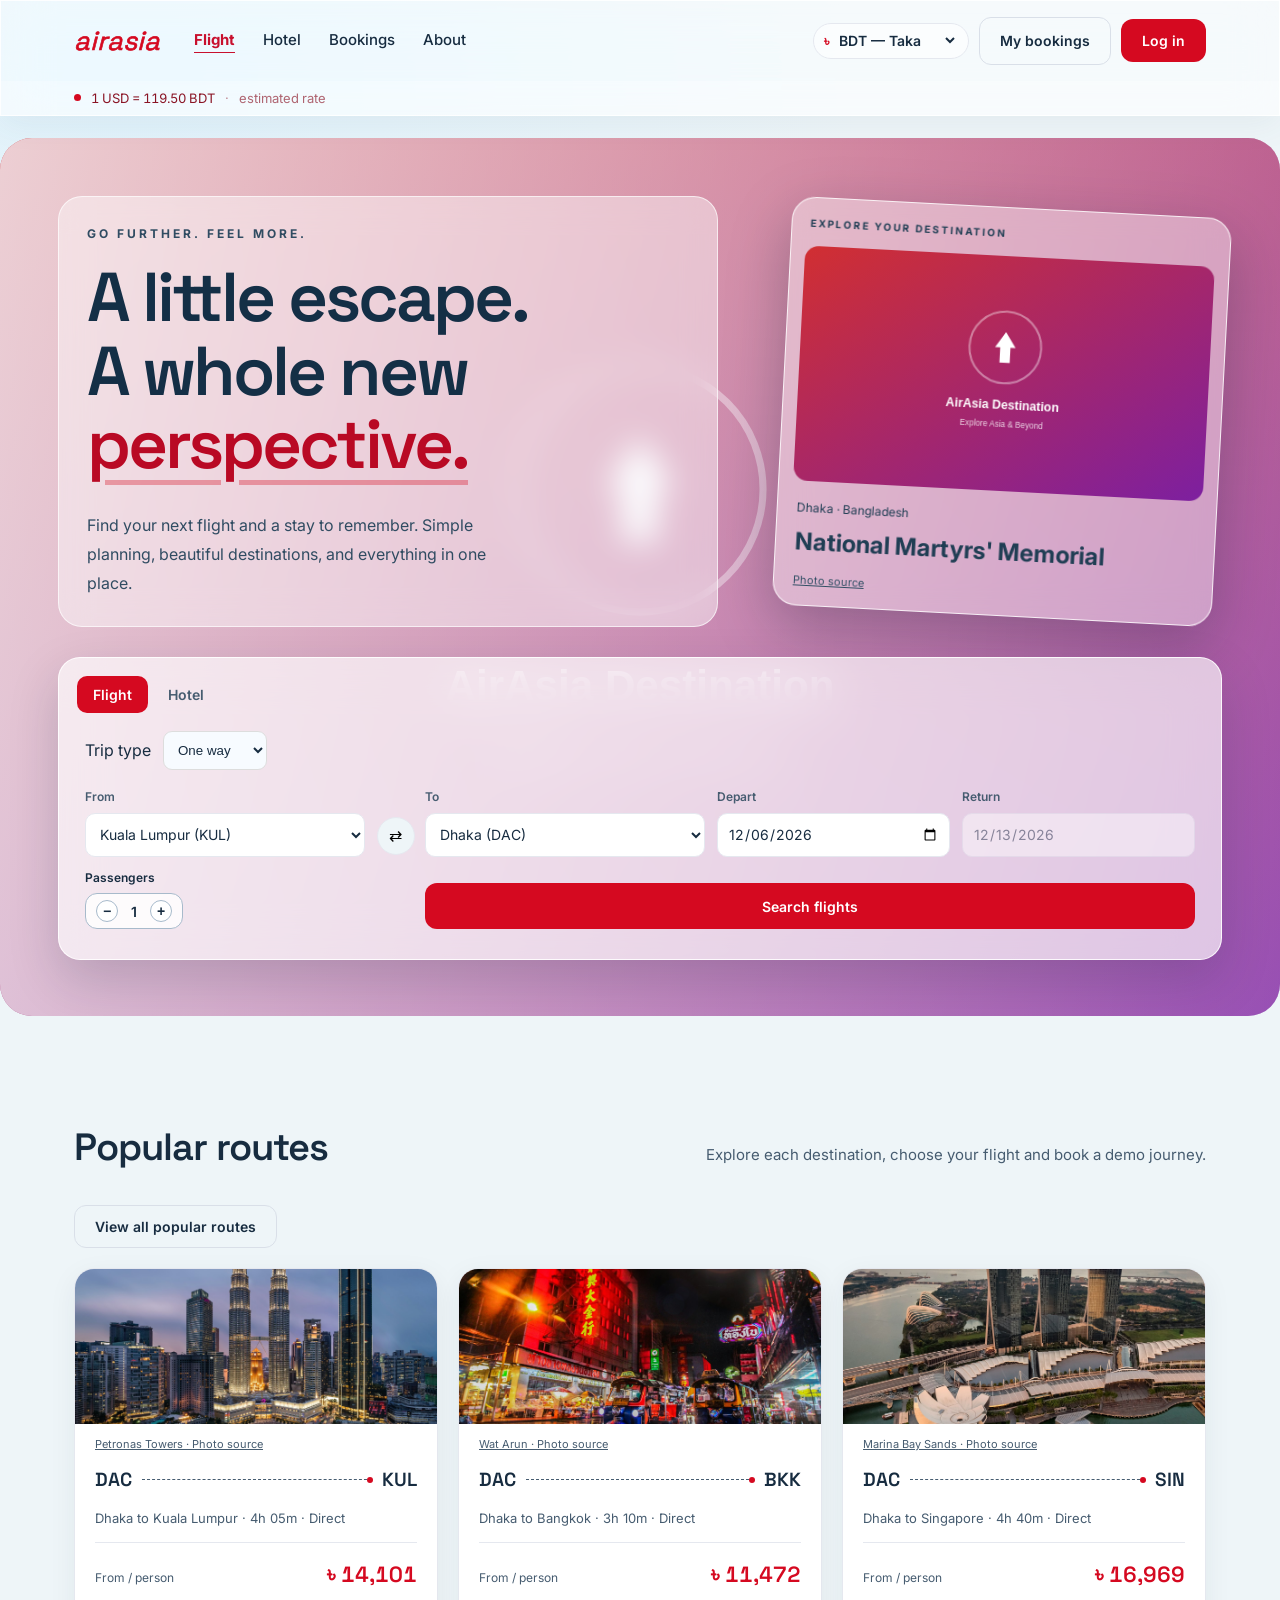
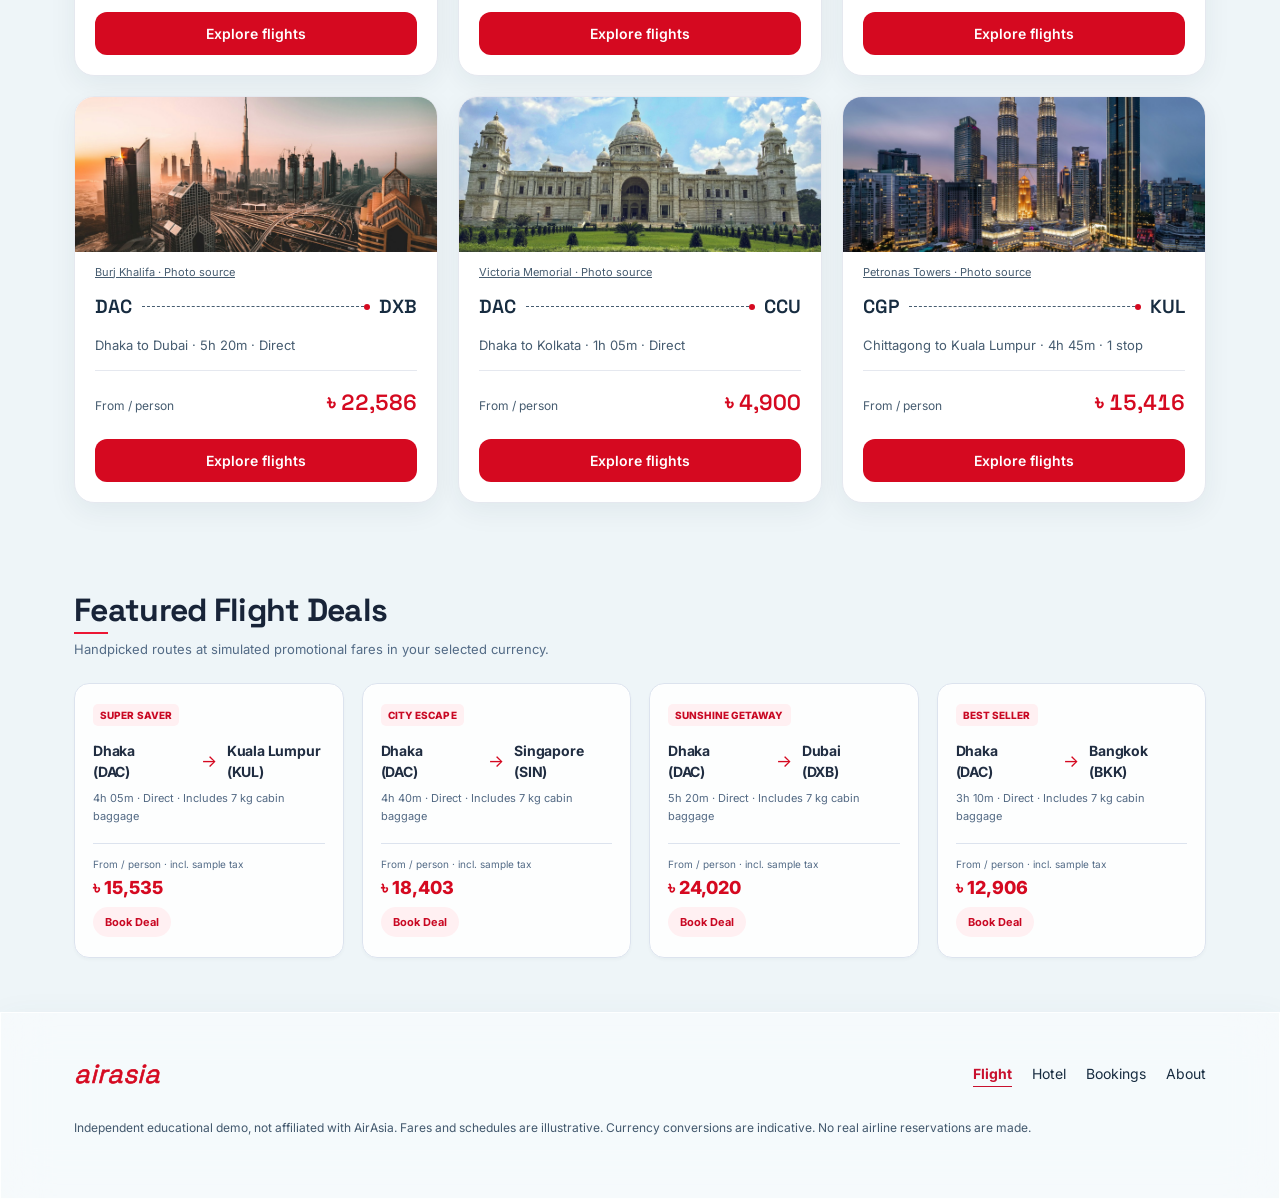
<file: index.html>
<!DOCTYPE html>

<html lang="en">
<head>
<meta charset="utf-8"/>
<meta content="width=device-width, initial-scale=1.0" name="viewport"/>
<title>Flight | AirAsia — Travel Demo</title>
<meta content="Book flights and hotels across Asia. Explore demo flights and save sample reservations." name="description"/>
<link href="data:image/svg+xml,&lt;svg xmlns=%22http://www.w3.org/2000/svg%22 viewBox=%220 0 100 100%22&gt;&lt;text y=%22.9em%22 font-size=%2290%22&gt;✈️&lt;/text&gt;&lt;/svg&gt;" rel="icon"/>
<link href="https://fonts.googleapis.com" rel="preconnect"/>
<link crossorigin="" href="https://fonts.gstatic.com" rel="preconnect"/>
<link href="https://fonts.googleapis.com/css2?family=Space+Grotesk:wght@500;600;700&amp;family=Inter:wght@400;500;600;700&amp;display=swap" rel="stylesheet"/>
<link href="styles.css" rel="stylesheet"/>
<link href="mobile.css" rel="stylesheet"/>
<link href="pages.css" rel="stylesheet"/><link rel="stylesheet" href="animations.css?v=1">
<script>if(sessionStorage.getItem('airasia.logoAnimated')){document.documentElement.classList.add('logo-played');}else{sessionStorage.setItem('airasia.logoAnimated','true');}</script>
</head>
<body data-page="flight">
<a class="skip-link" href="#main">Skip to content</a>
<header class="site-header" id="top">
<div class="header-inner">
<a class="wordmark" href="index.html">air<span>asia</span></a>
<nav aria-label="Primary" class="main-nav" id="mainNav">
<a aria-current="page" href="index.html">Flight</a>
<a href="hotel.html">Hotel</a>
<a href="bookings.html">Bookings</a>
<a href="about.html">About</a>
</nav>
<div class="header-actions">
<div class="currency-picker">
<label class="sr-only" for="currencySelect">Currency</label>
<span aria-hidden="true" class="currency-flag" id="currencyFlag">৳</span>
<select id="currencySelect">
<option selected="" value="BDT">BDT — Taka</option>
<option value="USD">USD — Dollar</option>
<option value="EUR">EUR — Euro</option>
<option value="GBP">GBP — Pound</option>
<option value="MYR">MYR — Ringgit</option>
<option value="SGD">SGD — Dollar</option>
<option value="INR">INR — Rupee</option>
<option value="AUD">AUD — Dollar</option>
<option value="THB">THB — Baht</option>
<option value="AED">AED — Dirham</option>
</select>
</div>
<a class="btn btn-ghost" href="bookings.html">My bookings</a>
<button class="btn btn-primary auth-button" id="authButton" type="button">Log in</button></div>
<button aria-expanded="false" aria-label="Open menu" class="nav-toggle" id="navToggle">
<span></span><span></span><span></span>
</button>
</div>
<div aria-live="polite" class="rate-ticker" role="status">
<div class="rate-ticker-inner">
<span class="rate-dot"></span>
<span id="rateText">Fetching live exchange rate…</span>
<span class="rate-sep">·</span>
<span id="rateUpdated">connecting</span>
</div>
</div>
</header>
<main id="main"><section class="hero">
<img alt="National Martyrs' Memorial in Dhaka" class="hero-background" src="https://res.cloudinary.com/akbfl7c0/image/upload/v1791374507/National_Martyrs__Memorial_national_monument_Bangladesh.jpg" onerror="this.onerror=null;this.src='assets/dhaka.jpg'"/><div class="hero-inner">
<div class="hero-copy">
<p class="eyebrow-plain">GO FURTHER. FEEL MORE.</p>
<h1>A little escape.<br/>A whole new<br/><span class="hero-accent">perspective.</span></h1>
<p class="hero-sub">Find your next flight and a stay to remember. Simple planning, beautiful destinations, and everything in one place.</p>
</div>
<div class="hero-postcard"><span class="glass-tag">EXPLORE YOUR DESTINATION</span><img alt="National Martyrs' Memorial in Dhaka" src="https://res.cloudinary.com/akbfl7c0/image/upload/v1791374507/National_Martyrs__Memorial_national_monument_Bangladesh.jpg" onerror="this.onerror=null;this.src='assets/dhaka.jpg'"/><div class="postcard-caption"><span>Dhaka · Bangladesh</span><strong>National Martyrs' Memorial</strong></div><a class="destination-credit" href="https://en.wikipedia.org/wiki/National_Martyrs%27_Memorial" rel="noopener" target="_blank">Photo source</a></div>
</div>
<!-- SEARCH WIDGET -->
<form class="search-card" id="searchForm">
<div aria-label="Search category" class="search-tabs">
<a class="search-tab active" href="index.html">Flight</a>
<a class="search-tab" href="hotel.html">Hotel</a>
</div>
<div class="trip-options"><label for="tripType">Trip type</label> <select id="tripType"><option value="oneway">One way</option><option value="roundtrip">Round trip</option></select></div><div class="search-fields" id="flightFields">
<div class="field">
<label for="fromCity">From</label>
<select id="fromCity">
<option value="DAC">Dhaka (DAC)</option>
<option value="CGP">Chittagong (CGP)</option>
<option selected="" value="KUL">Kuala Lumpur (KUL)</option>
</select>
</div>
<button aria-label="Swap origin and destination" class="swap-btn" id="swapCities" type="button">⇄</button>
<div class="field">
<label for="toCity">To</label>
<select id="toCity">
<option selected="" value="DAC">Dhaka (DAC)</option>
<option value="CGP">Chittagong (CGP)</option>
<option value="KUL">Kuala Lumpur (KUL)</option>
<option value="SIN">Singapore (SIN)</option>
<option value="BKK">Bangkok (BKK)</option>
<option value="DXB">Dubai (DXB)</option>
</select>
</div>
<div class="field">
<label for="departDate">Depart</label>
<input id="departDate" type="date"/>
</div>
<div class="field">
<label for="returnDate">Return</label>
<input id="returnDate" type="date"/>
</div>
<div class="field field-passengers">
<label for="passengers">Passengers</label>
<div class="stepper">
<button aria-label="Fewer passengers" id="paxMinus" type="button">−</button>
<span id="paxCount">1</span>
<button aria-label="More passengers" id="paxPlus" type="button">+</button>
</div>
</div>
<button class="btn btn-primary search-submit" type="submit">Search flights</button>
</div>
</form>
<p aria-live="polite" class="search-note" id="searchNote"></p>
</section><section class="section" id="flight">
<div class="section-head">
<h2>Popular routes from Dhaka</h2>
<p>One-way fares, converted live to your selected currency.</p>
</div>
<button class="btn btn-ghost" id="allRoutes" type="button">View all popular routes</button>
<div class="route-list" id="routeList"><!-- injected by script.js --></div>
</section><section aria-labelledby="featuredTitle" class="section featured-section" id="deals">
<div class="featured-heading">
<h2 id="featuredTitle">Featured Flight Deals</h2>
<p>Handpicked routes at simulated promotional fares in your selected currency.</p>
</div>
<div class="featured-deals" id="featuredDeals"></div>
</section></main>
<footer class="site-footer">
<div class="footer-inner">
<a class="wordmark" href="index.html">air<span>asia</span></a>
<nav aria-label="Footer" class="footer-nav">
<a aria-current="page" href="index.html">Flight</a>
<a href="hotel.html">Hotel</a>
<a href="bookings.html">Bookings</a>
<a href="about.html">About</a>
</nav>
<p class="footer-note">Independent educational demo, not affiliated with AirAsia. Fares and schedules are illustrative. Currency conversions are indicative. No real airline reservations are made.</p>
</div>
</footer>
<dialog aria-labelledby="dialogTitle" id="bookingDialog"><button aria-label="Close" class="dialog-close" type="button">×</button><div id="dialogContent"></div></dialog>
<script src="animations.js?v=1"></script><script src="script.js?v=login-required-2"></script>
<dialog aria-labelledby="loginTitle" class="login-dialog" id="loginDialog"><button aria-label="Close login" class="login-close" type="button">×</button><h2 id="loginTitle">Welcome back</h2><p>Try the demo account to explore AirAsia.</p><form id="loginForm"><label for="loginUsername">Username</label><input autocomplete="username" id="loginUsername" name="username" required=""/><label for="loginPassword">Password</label><input autocomplete="current-password" id="loginPassword" name="password" required="" type="password"/><p class="demo-credentials">Demo username: <strong>admin</strong><br/>Demo password: <strong>admin</strong></p><p id="loginError" role="alert"></p><button class="btn btn-primary" type="submit">Log in</button></form><p class="auth-disclaimer">Demo only. This login does not protect bookings or personal data.</p></dialog><p aria-live="polite" class="sr-only" id="authStatus" role="status"></p><script src="auth.js?v=required-1"></script></body>
</html>
</file>
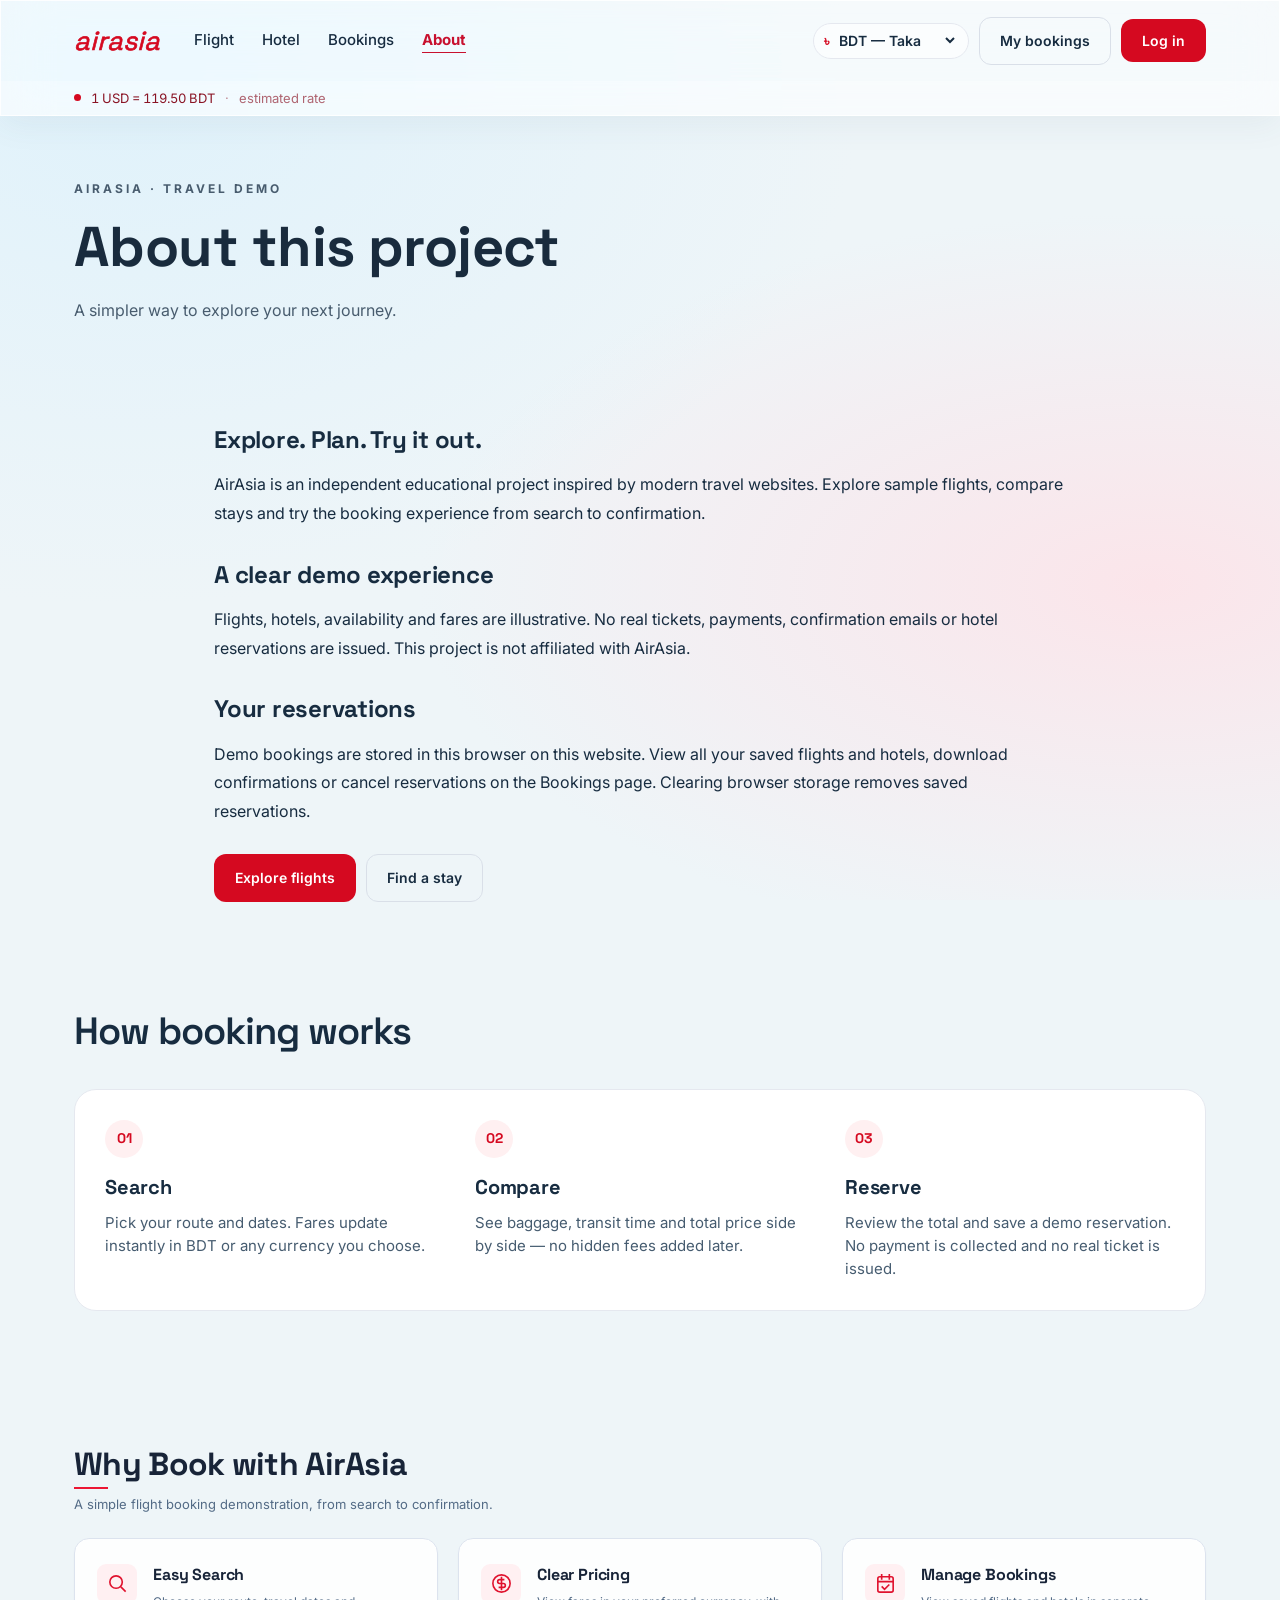
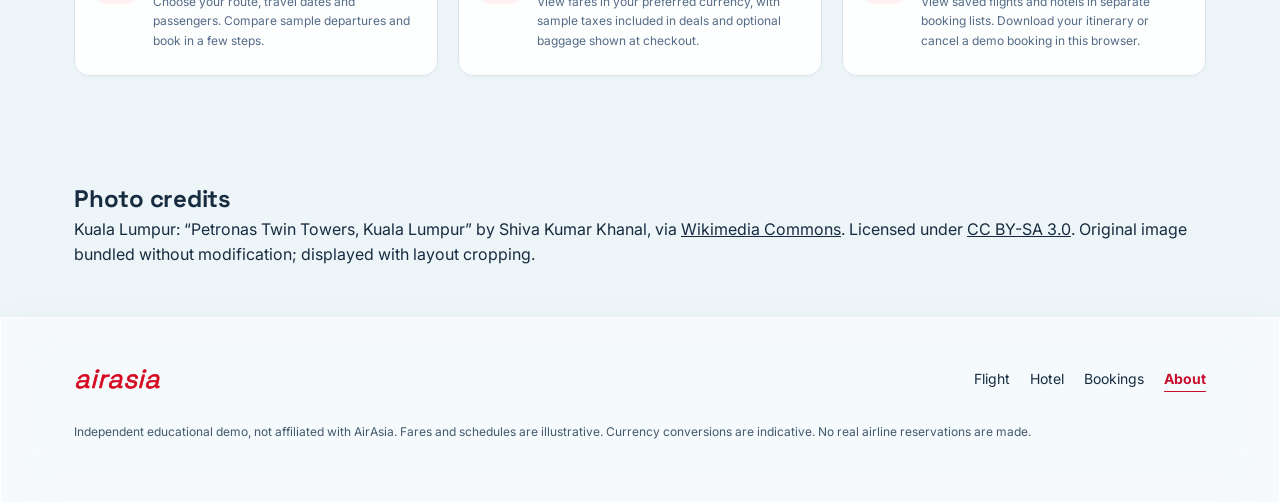
<file: about.html>
<!DOCTYPE html>

<html lang="en">
<head>
<meta charset="utf-8"/>
<meta content="width=device-width, initial-scale=1.0" name="viewport"/>
<title>About | AirAsia — Travel Demo</title>
<meta content="Book flights and hotels across Asia. Explore demo flights and save sample reservations." name="description"/>
<link href="data:image/svg+xml,&lt;svg xmlns=%22http://www.w3.org/2000/svg%22 viewBox=%220 0 100 100%22&gt;&lt;text y=%22.9em%22 font-size=%2290%22&gt;✈️&lt;/text&gt;&lt;/svg&gt;" rel="icon"/>
<link href="https://fonts.googleapis.com" rel="preconnect"/>
<link crossorigin="" href="https://fonts.gstatic.com" rel="preconnect"/>
<link href="https://fonts.googleapis.com/css2?family=Space+Grotesk:wght@500;600;700&amp;family=Inter:wght@400;500;600;700&amp;display=swap" rel="stylesheet"/>
<link href="styles.css" rel="stylesheet"/>
<link href="mobile.css" rel="stylesheet"/>
<link href="pages.css" rel="stylesheet"/><link rel="stylesheet" href="animations.css?v=1">
<script>if(sessionStorage.getItem('airasia.logoAnimated')){document.documentElement.classList.add('logo-played');}else{sessionStorage.setItem('airasia.logoAnimated','true');}</script>
</head>
<body data-page="about">
<a class="skip-link" href="#main">Skip to content</a>
<header class="site-header" id="top">
<div class="header-inner">
<a class="wordmark" href="index.html">air<span>asia</span></a>
<nav aria-label="Primary" class="main-nav" id="mainNav">
<a href="index.html">Flight</a>
<a href="hotel.html">Hotel</a>
<a href="bookings.html">Bookings</a>
<a aria-current="page" href="about.html">About</a>
</nav>
<div class="header-actions">
<div class="currency-picker">
<label class="sr-only" for="currencySelect">Currency</label>
<span aria-hidden="true" class="currency-flag" id="currencyFlag">৳</span>
<select id="currencySelect">
<option selected="" value="BDT">BDT — Taka</option>
<option value="USD">USD — Dollar</option>
<option value="EUR">EUR — Euro</option>
<option value="GBP">GBP — Pound</option>
<option value="MYR">MYR — Ringgit</option>
<option value="SGD">SGD — Dollar</option>
<option value="INR">INR — Rupee</option>
<option value="AUD">AUD — Dollar</option>
<option value="THB">THB — Baht</option>
<option value="AED">AED — Dirham</option>
</select>
</div>
<a class="btn btn-ghost" href="bookings.html">My bookings</a>
<button class="btn btn-primary auth-button" id="authButton" type="button">Log in</button></div>
<button aria-expanded="false" aria-label="Open menu" class="nav-toggle" id="navToggle">
<span></span><span></span><span></span>
</button>
</div>
<div aria-live="polite" class="rate-ticker" role="status">
<div class="rate-ticker-inner">
<span class="rate-dot"></span>
<span id="rateText">Fetching live exchange rate…</span>
<span class="rate-sep">·</span>
<span id="rateUpdated">connecting</span>
</div>
</div>
</header>
<main id="main"><section class="page-intro section"><p class="eyebrow-plain">AIRASIA · TRAVEL DEMO</p><h1>About this project</h1><p>A simpler way to explore your next journey.</p></section><section class="section about-story"><h2>Explore. Plan. Try it out.</h2><p>AirAsia is an independent educational project inspired by modern travel websites. Explore sample flights, compare stays and try the booking experience from search to confirmation.</p><h2>A clear demo experience</h2><p>Flights, hotels, availability and fares are illustrative. No real tickets, payments, confirmation emails or hotel reservations are issued. This project is not affiliated with AirAsia.</p><h2>Your reservations</h2><p>Demo bookings are stored in this browser on this website. View all your saved flights and hotels, download confirmations or cancel reservations on the Bookings page. Clearing browser storage removes saved reservations.</p><div class="booking-actions"><a class="btn btn-primary" href="index.html">Explore flights</a><a class="btn btn-ghost" href="hotel.html">Find a stay</a></div></section><section class="section how-it-works">
<div class="section-head">
<h2>How booking works</h2>
</div>
<ol class="steps">
<li>
<span class="step-num">01</span>
<h3>Search</h3>
<p>Pick your route and dates. Fares update instantly in BDT or any currency you choose.</p>
</li>
<li>
<span class="step-num">02</span>
<h3>Compare</h3>
<p>See baggage, transit time and total price side by side — no hidden fees added later.</p>
</li>
<li>
<span class="step-num">03</span>
<h3>Reserve</h3>
<p>Review the total and save a demo reservation. No payment is collected and no real ticket is issued.</p>
</li>
</ol>
</section><section class="section featured-section">
<div class="featured-heading benefits-heading">
<h2>Why Book with AirAsia</h2>
<p>A simple flight booking demonstration, from search to confirmation.</p>
</div>
<div class="benefits-grid">
<article class="benefit-card">
<span aria-hidden="true" class="benefit-icon"><svg fill="none" stroke="currentColor" stroke-width="1.7" viewbox="0 0 24 24"><circle cx="10.5" cy="10.5" r="6.5"></circle><path d="m15.5 15.5 5 5"></path></svg></span>
<div><h3>Easy Search</h3><p>Choose your route, travel dates and passengers. Compare sample departures and book in a few steps.</p></div>
</article>
<article class="benefit-card">
<span aria-hidden="true" class="benefit-icon"><svg fill="none" stroke="currentColor" stroke-width="1.7" viewbox="0 0 24 24"><circle cx="12" cy="12" r="9"></circle><path d="M15 8H10a2 2 0 0 0 0 4h4a2 2 0 0 1 0 4H9m3-11v14"></path></svg></span>
<div><h3>Clear Pricing</h3><p>View fares in your preferred currency, with sample taxes included in deals and optional baggage shown at checkout.</p></div>
</article>
<article class="benefit-card">
<span aria-hidden="true" class="benefit-icon"><svg fill="none" stroke="currentColor" stroke-width="1.7" viewbox="0 0 24 24"><rect height="16" rx="2" width="16" x="4" y="5"></rect><path d="M8 2v6m8-6v6M4 10h16m-12 5 3 3 5-5"></path></svg></span>
<div><h3>Manage Bookings</h3><p>View saved flights and hotels in separate booking lists. Download your itinerary or cancel a demo booking in this browser.</p></div>
</article>
</div>
</section><section class="section" id="photo-credits"><h2>Photo credits</h2><p>Kuala Lumpur: “Petronas Twin Towers, Kuala Lumpur” by Shiva Kumar Khanal, via <a href="https://commons.wikimedia.org/wiki/File:Petronas_Twin_Towers,_Kuala_Lumpur.jpg">Wikimedia Commons</a>. Licensed under <a href="https://creativecommons.org/licenses/by-sa/3.0/">CC BY-SA 3.0</a>. Original image bundled without modification; displayed with layout cropping.</p></section></main>
<footer class="site-footer">
<div class="footer-inner">
<a class="wordmark" href="index.html">air<span>asia</span></a>
<nav aria-label="Footer" class="footer-nav">
<a href="index.html">Flight</a>
<a href="hotel.html">Hotel</a>
<a href="bookings.html">Bookings</a>
<a aria-current="page" href="about.html">About</a>
</nav>
<p class="footer-note">Independent educational demo, not affiliated with AirAsia. Fares and schedules are illustrative. Currency conversions are indicative. No real airline reservations are made.</p>
</div>
</footer>
<dialog aria-labelledby="dialogTitle" id="bookingDialog"><button aria-label="Close" class="dialog-close" type="button">×</button><div id="dialogContent"></div></dialog>
<script src="animations.js?v=1"></script><script src="script.js?v=login-required-1"></script>
<dialog aria-labelledby="loginTitle" class="login-dialog" id="loginDialog"><button aria-label="Close login" class="login-close" type="button">×</button><h2 id="loginTitle">Welcome back</h2><p>Try the demo account to explore AirAsia.</p><form id="loginForm"><label for="loginUsername">Username</label><input autocomplete="username" id="loginUsername" name="username" required=""/><label for="loginPassword">Password</label><input autocomplete="current-password" id="loginPassword" name="password" required="" type="password"/><p class="demo-credentials">Demo username: <strong>admin</strong><br/>Demo password: <strong>admin</strong></p><p id="loginError" role="alert"></p><button class="btn btn-primary" type="submit">Log in</button></form><p class="auth-disclaimer">Demo only. This login does not protect bookings or personal data.</p></dialog><p aria-live="polite" class="sr-only" id="authStatus" role="status"></p><script src="auth.js?v=required-1"></script></body>
</html>
</file>
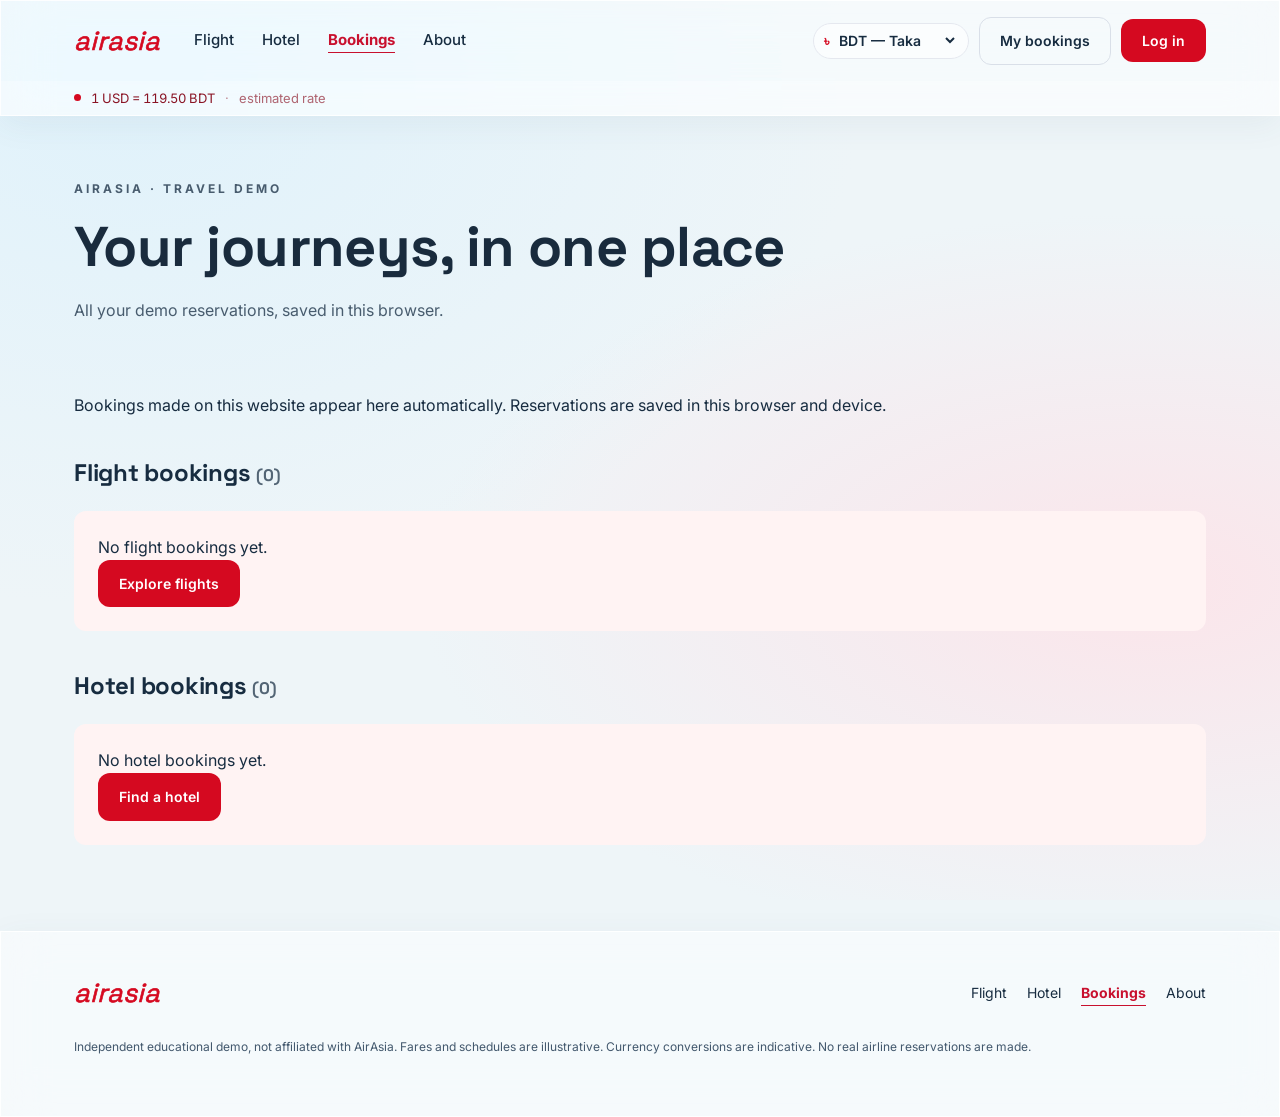
<file: bookings.html>
<!DOCTYPE html>

<html lang="en">
<head>
<meta charset="utf-8"/>
<meta content="width=device-width, initial-scale=1.0" name="viewport"/>
<title>Bookings | AirAsia — Travel Demo</title>
<meta content="Book flights and hotels across Asia. Explore demo flights and save sample reservations." name="description"/>
<link href="data:image/svg+xml,&lt;svg xmlns=%22http://www.w3.org/2000/svg%22 viewBox=%220 0 100 100%22&gt;&lt;text y=%22.9em%22 font-size=%2290%22&gt;✈️&lt;/text&gt;&lt;/svg&gt;" rel="icon"/>
<link href="https://fonts.googleapis.com" rel="preconnect"/>
<link crossorigin="" href="https://fonts.gstatic.com" rel="preconnect"/>
<link href="https://fonts.googleapis.com/css2?family=Space+Grotesk:wght@500;600;700&amp;family=Inter:wght@400;500;600;700&amp;display=swap" rel="stylesheet"/>
<link href="styles.css" rel="stylesheet"/>
<link href="mobile.css" rel="stylesheet"/>
<link href="pages.css" rel="stylesheet"/><link href="animations.css?v=1" rel="stylesheet"/>
<script>if(sessionStorage.getItem('airasia.logoAnimated')){document.documentElement.classList.add('logo-played');}else{sessionStorage.setItem('airasia.logoAnimated','true');}</script>
</head>
<body data-page="bookings">
<a class="skip-link" href="#main">Skip to content</a>
<header class="site-header" id="top">
<div class="header-inner">
<a class="wordmark" href="index.html">air<span>asia</span></a>
<nav aria-label="Primary" class="main-nav" id="mainNav">
<a href="index.html">Flight</a>
<a href="hotel.html">Hotel</a>
<a aria-current="page" href="bookings.html">Bookings</a>
<a href="about.html">About</a>
</nav>
<div class="header-actions">
<div class="currency-picker">
<label class="sr-only" for="currencySelect">Currency</label>
<span aria-hidden="true" class="currency-flag" id="currencyFlag">৳</span>
<select id="currencySelect">
<option selected="" value="BDT">BDT — Taka</option>
<option value="USD">USD — Dollar</option>
<option value="EUR">EUR — Euro</option>
<option value="GBP">GBP — Pound</option>
<option value="MYR">MYR — Ringgit</option>
<option value="SGD">SGD — Dollar</option>
<option value="INR">INR — Rupee</option>
<option value="AUD">AUD — Dollar</option>
<option value="THB">THB — Baht</option>
<option value="AED">AED — Dirham</option>
</select>
</div>
<a class="btn btn-ghost" href="bookings.html">My bookings</a>
<button class="btn btn-primary auth-button" id="authButton" type="button">Log in</button></div>
<button aria-expanded="false" aria-label="Open menu" class="nav-toggle" id="navToggle">
<span></span><span></span><span></span>
</button>
</div>
<div aria-live="polite" class="rate-ticker" role="status">
<div class="rate-ticker-inner">
<span class="rate-dot"></span>
<span id="rateText">Fetching live exchange rate…</span>
<span class="rate-sep">·</span>
<span id="rateUpdated">connecting</span>
</div>
</div>
</header>
<main id="main"><section class="page-intro section"><p class="eyebrow-plain">AIRASIA · TRAVEL DEMO</p><h1>Your journeys, in one place</h1><p>All your demo reservations, saved in this browser.</p></section><section class="section" id="bookings"><p>Bookings made on this website appear here automatically. Reservations are saved in this browser and device.</p><p id="bookingsListNote" role="status"></p><section aria-labelledby="flightBookingsTitle" class="booking-group"><h2 id="flightBookingsTitle">Flight bookings <span id="flightBookingCount"></span></h2><div class="saved-bookings" id="flightBookingsList"></div></section><section aria-labelledby="hotelBookingsTitle" class="booking-group"><h2 id="hotelBookingsTitle">Hotel bookings <span id="hotelBookingCount"></span></h2><div class="saved-bookings" id="hotelBookingsList"></div></section></section></main>
<footer class="site-footer">
<div class="footer-inner">
<a class="wordmark" href="index.html">air<span>asia</span></a>
<nav aria-label="Footer" class="footer-nav">
<a href="index.html">Flight</a>
<a href="hotel.html">Hotel</a>
<a aria-current="page" href="bookings.html">Bookings</a>
<a href="about.html">About</a>
</nav>
<p class="footer-note">Independent educational demo, not affiliated with AirAsia. Fares and schedules are illustrative. Currency conversions are indicative. No real airline reservations are made.</p>
</div>
</footer>
<dialog aria-labelledby="dialogTitle" id="bookingDialog"><button aria-label="Close" class="dialog-close" type="button">×</button><div id="dialogContent"></div></dialog>
<script src="animations.js?v=1"></script><script src="script.js?v=login-required-1"></script>
<dialog aria-labelledby="loginTitle" class="login-dialog" id="loginDialog"><button aria-label="Close login" class="login-close" type="button">×</button><h2 id="loginTitle">Welcome back</h2><p>Try the demo account to explore AirAsia.</p><form id="loginForm"><label for="loginUsername">Username</label><input autocomplete="username" id="loginUsername" name="username" required=""/><label for="loginPassword">Password</label><input autocomplete="current-password" id="loginPassword" name="password" required="" type="password"/><p class="demo-credentials">Demo username: <strong>admin</strong><br/>Demo password: <strong>admin</strong></p><p id="loginError" role="alert"></p><button class="btn btn-primary" type="submit">Log in</button></form><p class="auth-disclaimer">Demo only. This login does not protect bookings or personal data.</p></dialog><p aria-live="polite" class="sr-only" id="authStatus" role="status"></p><script src="auth.js?v=required-1"></script></body>
</html>
</file>
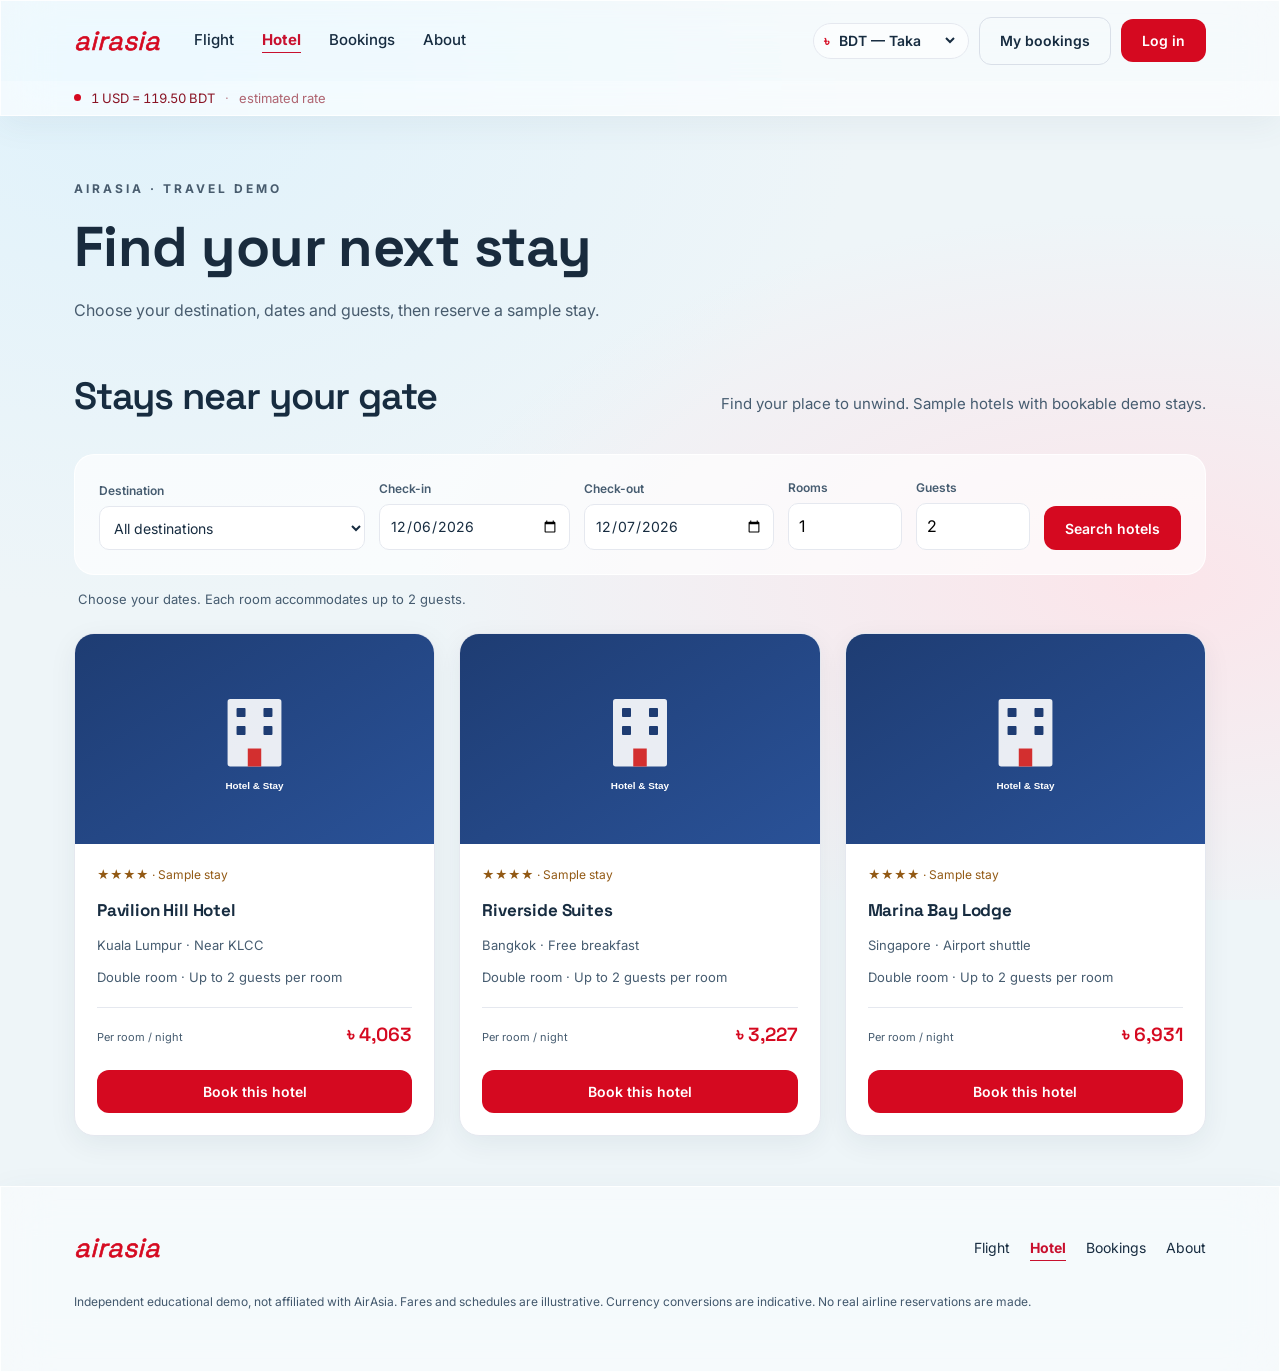
<file: hotel.html>
<!DOCTYPE html>

<html lang="en">
<head>
<meta charset="utf-8"/>
<meta content="width=device-width, initial-scale=1.0" name="viewport"/>
<title>Hotel | AirAsia — Travel Demo</title>
<meta content="Book flights and hotels across Asia. Explore demo flights and save sample reservations." name="description"/>
<link href="data:image/svg+xml,&lt;svg xmlns=%22http://www.w3.org/2000/svg%22 viewBox=%220 0 100 100%22&gt;&lt;text y=%22.9em%22 font-size=%2290%22&gt;✈️&lt;/text&gt;&lt;/svg&gt;" rel="icon"/>
<link href="https://fonts.googleapis.com" rel="preconnect"/>
<link crossorigin="" href="https://fonts.gstatic.com" rel="preconnect"/>
<link href="https://fonts.googleapis.com/css2?family=Space+Grotesk:wght@500;600;700&amp;family=Inter:wght@400;500;600;700&amp;display=swap" rel="stylesheet"/>
<link href="styles.css" rel="stylesheet"/>
<link href="mobile.css" rel="stylesheet"/>
<link href="pages.css" rel="stylesheet"/><link rel="stylesheet" href="animations.css?v=1">
<script>if(sessionStorage.getItem('airasia.logoAnimated')){document.documentElement.classList.add('logo-played');}else{sessionStorage.setItem('airasia.logoAnimated','true');}</script>
</head>
<body data-page="hotel">
<a class="skip-link" href="#main">Skip to content</a>
<header class="site-header" id="top">
<div class="header-inner">
<a class="wordmark" href="index.html">air<span>asia</span></a>
<nav aria-label="Primary" class="main-nav" id="mainNav">
<a href="index.html">Flight</a>
<a aria-current="page" href="hotel.html">Hotel</a>
<a href="bookings.html">Bookings</a>
<a href="about.html">About</a>
</nav>
<div class="header-actions">
<div class="currency-picker">
<label class="sr-only" for="currencySelect">Currency</label>
<span aria-hidden="true" class="currency-flag" id="currencyFlag">৳</span>
<select id="currencySelect">
<option selected="" value="BDT">BDT — Taka</option>
<option value="USD">USD — Dollar</option>
<option value="EUR">EUR — Euro</option>
<option value="GBP">GBP — Pound</option>
<option value="MYR">MYR — Ringgit</option>
<option value="SGD">SGD — Dollar</option>
<option value="INR">INR — Rupee</option>
<option value="AUD">AUD — Dollar</option>
<option value="THB">THB — Baht</option>
<option value="AED">AED — Dirham</option>
</select>
</div>
<a class="btn btn-ghost" href="bookings.html">My bookings</a>
<button class="btn btn-primary auth-button" id="authButton" type="button">Log in</button></div>
<button aria-expanded="false" aria-label="Open menu" class="nav-toggle" id="navToggle">
<span></span><span></span><span></span>
</button>
</div>
<div aria-live="polite" class="rate-ticker" role="status">
<div class="rate-ticker-inner">
<span class="rate-dot"></span>
<span id="rateText">Fetching live exchange rate…</span>
<span class="rate-sep">·</span>
<span id="rateUpdated">connecting</span>
</div>
</div>
</header>
<main id="main"><section class="page-intro section"><p class="eyebrow-plain">AIRASIA · TRAVEL DEMO</p><h1>Find your next stay</h1><p>Choose your destination, dates and guests, then reserve a sample stay.</p></section><section class="section hotel-section" id="hotel">
<div class="section-head">
<h2>Stays near your gate</h2>
<p>Find your place to unwind. Sample hotels with bookable demo stays.</p>
</div>
<form class="hotel-search" id="hotelSearchForm">
<div class="field"><label for="hotelCity">Destination</label><select id="hotelCity"><option value="">All destinations</option><option>Kuala Lumpur</option><option>Bangkok</option><option>Singapore</option></select></div>
<div class="field"><label for="checkIn">Check-in</label><input id="checkIn" required="" type="date"/></div>
<div class="field"><label for="checkOut">Check-out</label><input id="checkOut" required="" type="date"/></div>
<div class="field"><label for="hotelRooms">Rooms</label><input id="hotelRooms" max="4" min="1" required="" type="number" value="1"/></div>
<div class="field"><label for="hotelGuests">Guests</label><input id="hotelGuests" max="8" min="1" required="" type="number" value="2"/></div>
<button class="btn btn-primary">Search hotels</button></form><p id="hotelNote" role="status">Choose your dates. Each room accommodates up to 2 guests.</p>
<div class="hotel-list" id="hotelList"><!-- injected by script.js --></div>
</section></main>
<footer class="site-footer">
<div class="footer-inner">
<a class="wordmark" href="index.html">air<span>asia</span></a>
<nav aria-label="Footer" class="footer-nav">
<a href="index.html">Flight</a>
<a aria-current="page" href="hotel.html">Hotel</a>
<a href="bookings.html">Bookings</a>
<a href="about.html">About</a>
</nav>
<p class="footer-note">Independent educational demo, not affiliated with AirAsia. Fares and schedules are illustrative. Currency conversions are indicative. No real airline reservations are made.</p>
</div>
</footer>
<dialog aria-labelledby="dialogTitle" id="bookingDialog"><button aria-label="Close" class="dialog-close" type="button">×</button><div id="dialogContent"></div></dialog>
<script src="animations.js?v=1"></script><script src="script.js?v=login-required-1"></script>
<dialog aria-labelledby="loginTitle" class="login-dialog" id="loginDialog"><button aria-label="Close login" class="login-close" type="button">×</button><h2 id="loginTitle">Welcome back</h2><p>Try the demo account to explore AirAsia.</p><form id="loginForm"><label for="loginUsername">Username</label><input autocomplete="username" id="loginUsername" name="username" required=""/><label for="loginPassword">Password</label><input autocomplete="current-password" id="loginPassword" name="password" required="" type="password"/><p class="demo-credentials">Demo username: <strong>admin</strong><br/>Demo password: <strong>admin</strong></p><p id="loginError" role="alert"></p><button class="btn btn-primary" type="submit">Log in</button></form><p class="auth-disclaimer">Demo only. This login does not protect bookings or personal data.</p></dialog><p aria-live="polite" class="sr-only" id="authStatus" role="status"></p><script src="auth.js?v=required-1"></script></body>
</html>
</file>
<file: styles.css>
/* ==========================================================================
   airasia — tokens
   ========================================================================== */
:root{
  --ink: #161821;
  --ink-soft: #5b5e6b;
  --paper: #F7F5EF;
  --paper-raised: #FFFFFF;
  --crimson: #E11D3C;
  --crimson-dark: #B8152F;
  --sky: #2B5A78;
  --gold: #C99A3E;
  --line: #DDD8CC;
  --radius-s: 3px;
  --font-display: "Space Grotesk", system-ui, sans-serif;
  --font-body: "Inter", system-ui, sans-serif;
  --container: 1180px;
}

@media (prefers-color-scheme: dark){
  /* Intentionally not switching to a dark palette: fare/price legibility
     matters more than theme-matching for a booking flow. Keep paper light. */
}

*, *::before, *::after{ box-sizing: border-box; }
html{ scroll-behavior: smooth; }
body{
  margin:0;
  background: var(--paper);
  color: var(--ink);
  font-family: var(--font-body);
  font-size: 16px;
  line-height: 1.55;
  -webkit-font-smoothing: antialiased;
}
img{ max-width:100%; display:block; }
a{ color: inherit; }
h1,h2,h3{ font-family: var(--font-display); margin:0; letter-spacing: -0.01em; }
p{ margin:0; }
ul,ol,dl{ margin:0; padding:0; list-style:none; }

.sr-only{
  position:absolute; width:1px; height:1px; padding:0; margin:-1px;
  overflow:hidden; clip:rect(0,0,0,0); white-space:nowrap; border:0;
}
.skip-link{
  position:absolute; left:-999px; top:auto;
  background: var(--ink); color:#fff; padding: 10px 16px; z-index: 200;
}
.skip-link:focus{ left: 12px; top: 12px; }

:focus-visible{
  outline: 2px solid var(--sky);
  outline-offset: 2px;
}

@media (prefers-reduced-motion: reduce){
  *{ animation-duration: 0.01ms !important; animation-iteration-count: 1 !important; transition-duration: 0.01ms !important; scroll-behavior: auto !important; }
}

/* ==========================================================================
   Header
   ========================================================================== */
.site-header{
  position: sticky; top:0; z-index: 100;
  background: rgba(247,245,239,0.92);
  backdrop-filter: blur(8px);
  width: 100%;
  max-width: 100%;
  margin: 0 auto;
  border: 1px solid transparent;
  border-bottom-color: var(--line);
  border-radius: 0px;
  overflow: hidden;
  transform: translateZ(0);
  -webkit-transform: translateZ(0);
  transition: max-width 0.6s cubic-bezier(0.19, 1, 0.22, 1),
              top 0.6s cubic-bezier(0.19, 1, 0.22, 1),
              border-radius 0.6s cubic-bezier(0.19, 1, 0.22, 1),
              box-shadow 0.6s ease,
              border-color 0.6s ease;
}
.site-header.scrolled {
  top: 16px;
  max-width: 1000px;
  border-radius: 40px;
  box-shadow: 0 12px 40px rgba(0,0,0,0.08);
  border-color: var(--line);
}
.header-inner{
  max-width: var(--container);
  margin: 0 auto;
  padding: 16px 24px;
  display: flex;
  align-items: center;
  gap: 32px;
}
.wordmark{
  font-family: var(--font-display);
  font-weight: normal;
  font-size: 22px;
  text-decoration: none;
  color: var(--ink);
  white-space: nowrap;
}
.wordmark span{ color: transparent !important; -webkit-text-fill-color: transparent !important; }

.main-nav{
  display:flex; gap: 28px;
  margin-right: auto;
}
.main-nav a{
  text-decoration:none;
  font-weight: 500;
  font-size: 15px;
  color: var(--ink);
  padding: 6px 0;
  border-bottom: 2px solid transparent;
  transition: border-color .15s ease, color .15s ease;
}
.main-nav a:hover{ border-color: var(--crimson); }

.header-actions{ display:flex; align-items:center; gap: 14px; }

.currency-picker{
  display:flex; align-items:center; gap:6px;
  border: 1px solid var(--line);
  border-radius: var(--radius-s);
  padding: 6px 10px;
  background: var(--paper-raised);
}
.currency-flag{ font-size: 14px; color: var(--crimson); font-weight:700; }
.currency-picker select{
  border:none; background:transparent; font-family: var(--font-body);
  font-size: 14px; font-weight: 600; color: var(--ink);
  cursor:pointer;
}
.currency-picker select:focus{ outline:none; }

.btn{
  font-family: var(--font-body);
  font-weight: 600;
  font-size: 14px;
  padding: 10px 18px;
  border-radius: var(--radius-s);
  border: 1px solid transparent;
  cursor: pointer;
  text-decoration:none;
  display:inline-block;
  transition: background .15s ease, color .15s ease, border-color .15s ease, transform .1s ease;
}
.btn-ghost{
  background: transparent;
  border-color: var(--ink);
  color: var(--ink);
}
.btn-ghost:hover{ background: var(--ink); color: var(--paper); }
.btn-primary{
  background: var(--crimson);
  color: #fff;
}
.btn-primary:hover{ background: var(--crimson-dark); }
.btn-primary:active{ transform: translateY(1px); }

.nav-toggle{
  display:none;
  flex-direction: column;
  gap: 5px;
  background: none; border: none; cursor: pointer; padding: 8px;
}
.nav-toggle span{ width: 22px; height: 2px; background: var(--ink); }

.rate-ticker{
  background: var(--ink);
  color: var(--paper);
  font-size: 13px;
}
.rate-ticker-inner{
  max-width: var(--container);
  margin: 0 auto;
  padding: 7px 24px;
  display:flex; align-items:center; gap: 10px;
  font-variant-numeric: tabular-nums;
}
.rate-dot{
  width: 7px; height:7px; border-radius:50%;
  background: #35C97A;
  box-shadow: 0 0 0 0 rgba(53,201,122,0.6);
  animation: pulse 2s infinite;
  flex-shrink:0;
}
@keyframes pulse{
  0%{ box-shadow: 0 0 0 0 rgba(53,201,122,0.5); }
  70%{ box-shadow: 0 0 0 6px rgba(53,201,122,0); }
  100%{ box-shadow: 0 0 0 0 rgba(53,201,122,0); }
}
.rate-sep{ opacity:0.5; }
#rateUpdated{ opacity: 0.65; }

/* ==========================================================================
   Hero
   ========================================================================== */
.hero{
  max-width: var(--container);
  margin: 0 auto;
  padding: 56px 24px 0;
}
.hero-inner{
  display:grid;
  grid-template-columns: 1.1fr 0.9fr;
  gap: 40px;
  align-items:center;
}
.eyebrow-plain{
  font-size: 14px;
  color: var(--ink-soft);
  margin-bottom: 18px;
}
.hero h1{
  font-size: clamp(40px, 5.2vw, 72px);
  font-weight: 600;
  line-height: 1.04;
}
.hero-accent{ color: var(--crimson); }
.hero-sub{
  margin-top: 22px;
  max-width: 46ch;
  font-size: 17px;
  color: var(--ink-soft);
}
.route-art{ width: 100%; height: auto; }

/* Search card */
.search-card{
  margin-top: 40px;
  background: var(--paper-raised);
  border: 1px solid var(--line);
  border-radius: 6px;
  padding: 8px;
  box-shadow: 0 18px 40px -24px rgba(22,24,33,0.25);
}
.search-tabs{ display:flex; gap: 4px; padding: 6px 6px 14px; }
.search-tab{
  border: none; background: transparent;
  font-family: var(--font-body); font-weight: 600; font-size: 14px;
  color: var(--ink-soft);
  padding: 8px 16px;
  border-radius: var(--radius-s);
  cursor: pointer;
}
.search-tab.active{ background: var(--paper); color: var(--ink); }

.search-fields{
  display:grid;
  grid-template-columns: 1fr auto 1fr auto auto auto auto;
  gap: 14px;
  align-items: end;
  padding: 0 14px 18px;
}
.field{ display:flex; flex-direction: column; gap: 6px; min-width: 0; }
.field label{ font-size: 12px; color: var(--ink-soft); font-weight: 600; }
.field select, .field input[type="date"], .field input[type="text"]{
  font-family: var(--font-body);
  font-size: 14px;
  padding: 10px 10px;
  border: 1px solid var(--line);
  border-radius: var(--radius-s);
  background: var(--paper);
  color: var(--ink);
  min-width: 0;
}
.field select:focus, .field input:focus{ outline:none; border-color: var(--sky); }

.swap-btn{
  width: 38px; height: 38px;
  border-radius: 50%;
  border: 1px solid var(--line);
  background: var(--paper);
  cursor: pointer;
  font-size: 16px;
  align-self: end;
  margin-bottom: 2px;
}
.swap-btn:hover{ border-color: var(--crimson); color: var(--crimson); }

.stepper{
  display:flex; align-items:center; gap: 10px;
  border: 1px solid var(--line);
  border-radius: var(--radius-s);
  padding: 6px 10px;
  background: var(--paper);
  width: fit-content;
}
.stepper button{
  width: 22px; height: 22px;
  border-radius: 50%;
  border: 1px solid var(--line);
  background: var(--paper-raised);
  cursor:pointer;
  font-size: 14px;
  line-height: 1;
}
#paxCount{ min-width: 12px; text-align:center; font-weight:600; font-size: 14px; }

.search-submit{ height: 40px; white-space: nowrap; }

.search-note{
  max-width: var(--container);
  margin: 10px auto 0;
  padding: 0 32px;
  font-size: 13px;
  color: var(--ink-soft);
  min-height: 18px;
}

/* ==========================================================================
   Sections (shared)
   ========================================================================== */
.section{
  max-width: var(--container);
  margin: 0 auto;
  padding: 96px 24px;
  border-top: 1px solid var(--line);
}
.section-head{
  display:flex;
  justify-content: space-between;
  align-items: baseline;
  gap: 24px;
  margin-bottom: 40px;
  flex-wrap: wrap;
}
.section-head h2{
  font-size: clamp(28px, 3vw, 38px);
  font-weight: 600;
}
.section-head p{ color: var(--ink-soft); font-size: 15px; }

/* ==========================================================================
   Routes
   ========================================================================== */
.route-list{
  display:grid;
  grid-template-columns: repeat(3, 1fr);
  gap: 1px;
  background: var(--line);
  border: 1px solid var(--line);
}
.route-card{
  background: var(--paper-raised);
  padding: 26px;
  display:flex;
  flex-direction: column;
  gap: 14px;
}
.route-cities{
  display:flex; align-items:center; gap: 10px;
  font-family: var(--font-display);
  font-weight: 600;
  font-size: 19px;
}
.route-line{
  flex:1;
  height: 0;
  border-top: 1px dashed var(--ink-soft);
  position: relative;
}
.route-line::after{
  content: "";
  position: absolute;
  right: -1px; top: -3px;
  width: 6px; height: 6px;
  border-radius: 50%;
  background: var(--crimson);
}
.route-meta{ font-size: 13px; color: var(--ink-soft); }
.route-price{
  margin-top: auto;
  display:flex;
  align-items: baseline;
  justify-content: space-between;
  padding-top: 14px;
  border-top: 1px solid var(--line);
}
.route-price .price{
  font-family: var(--font-display);
  font-weight: 600;
  font-size: 22px;
  font-variant-numeric: tabular-nums;
}
.route-price .price-label{ font-size: 12px; color: var(--ink-soft); }

/* ==========================================================================
   How it works
   ========================================================================== */
.steps{
  display:grid;
  grid-template-columns: repeat(3, 1fr);
  gap: 40px;
}
.step-num{
  font-family: var(--font-display);
  font-size: 14px;
  font-weight: 700;
  color: var(--crimson);
  display:block;
  margin-bottom: 14px;
}
.steps h3{ font-size: 20px; margin-bottom: 8px; }
.steps p{ color: var(--ink-soft); font-size: 15px; }

/* ==========================================================================
   Hotels
   ========================================================================== */
.hotel-list{
  display:grid;
  grid-template-columns: repeat(3, 1fr);
  gap: 24px;
}
.hotel-card{
  border: 1px solid var(--line);
  border-radius: 6px;
  overflow:hidden;
  background: var(--paper-raised);
}
.hotel-swatch{
  height: 120px;
  display:flex;
  align-items:flex-end;
  padding: 12px;
}
.hotel-swatch span{
  background: rgba(22,24,33,0.7);
  color:#fff;
  font-size: 11px;
  font-weight:600;
  padding: 4px 8px;
  border-radius: 3px;
}
.hotel-body{ padding: 18px; display:flex; flex-direction:column; gap:8px; }
.hotel-body h3{ font-size: 17px; }
.hotel-body .hotel-city{ font-size: 13px; color: var(--ink-soft); }
.hotel-price{
  margin-top: 8px;
  padding-top: 12px;
  border-top: 1px solid var(--line);
  display:flex; justify-content: space-between; align-items:baseline;
}
.hotel-price .price{ font-family: var(--font-display); font-weight:600; font-size:19px; }
.hotel-price .price-label{ font-size: 11px; color: var(--ink-soft); }

/* ==========================================================================
   Bookings
   ========================================================================== */
.bookings-grid{
  display:grid;
  grid-template-columns: 1fr 1fr;
  gap: 60px;
  align-items:start;
}
.bookings-copy h2{ font-size: clamp(26px,3vw,34px); margin-bottom: 18px; }
.bookings-copy p{ color: var(--ink-soft); margin-bottom: 22px; max-width: 48ch; }
.bookings-list li{
  padding: 12px 0;
  border-top: 1px solid var(--line);
  font-size: 14px;
  color: var(--ink-soft);
}
.bookings-list li:last-child{ border-bottom: 1px solid var(--line); }

.manage-card{
  background: var(--paper-raised);
  border: 1px solid var(--line);
  border-radius: 6px;
  padding: 28px;
  display:flex;
  flex-direction: column;
  gap: 16px;
}
.manage-card .field input{ padding: 12px 12px; }
.manage-note{ font-size: 13px; color: var(--sky); min-height: 16px; }

/* ==========================================================================
   About
   ========================================================================== */
.about-grid{
  display:grid;
  grid-template-columns: 1.2fr 0.8fr;
  gap: 60px;
  align-items:start;
}
.about-section h2{ font-size: clamp(26px,3vw,34px); margin-bottom: 18px; }
.about-section > .about-grid > div > p{ color: var(--ink-soft); max-width: 52ch; }
.about-stats{
  display:grid;
  grid-template-columns: 1fr 1fr;
  gap: 24px;
}
.about-stats > div{ border-top: 1px solid var(--line); padding-top: 14px; }
.about-stats dt{
  font-family: var(--font-display);
  font-weight: 700;
  font-size: 34px;
  color: var(--crimson);
}
.about-stats dd{ font-size: 13px; color: var(--ink-soft); margin-top: 4px; }

/* ==========================================================================
   Footer
   ========================================================================== */
.site-footer{ border-top: 1px solid var(--line); }
.footer-inner{
  max-width: var(--container);
  margin: 0 auto;
  padding: 40px 24px 60px;
  display:flex;
  flex-wrap:wrap;
  align-items:center;
  gap: 24px;
  justify-content: space-between;
}
.footer-nav{ display:flex; gap: 20px; }
.footer-nav a{ text-decoration:none; font-size: 14px; }
.footer-note{ font-size: 12px; color: var(--ink-soft); width: 100%; }

[data-usd].flash{ animation: priceFlash 0.6s ease; }
@keyframes priceFlash{
  0%{ opacity: 0.4; }
  100%{ opacity: 1; }
}

/* ==========================================================================
   Responsive
   ========================================================================== */
@media (max-width: 980px){
  .hero-inner{ grid-template-columns: 1fr; }
  .route-art{ max-width: 340px; margin: 0 auto; }
  .route-list, .hotel-list{ grid-template-columns: repeat(2, 1fr); }
  .steps{ grid-template-columns: 1fr; gap: 32px; }
  .bookings-grid, .about-grid{ grid-template-columns: 1fr; gap: 32px; }
  .search-fields{
    grid-template-columns: 1fr 1fr;
    grid-template-areas: unset;
  }
  .swap-btn{ display:none; }
}

@media (max-width: 720px){
  .main-nav{ display:none; }
  .nav-toggle{ display:flex; }
  .header-actions .btn-ghost{ display:none; }
  .header-inner{ flex-wrap: wrap; }
  .site-header.nav-open .main-nav{
    display:flex;
    flex-direction: column;
    width: 100%;
    order: 3;
    gap: 4px;
    padding-top: 12px;
    border-top: 1px solid var(--line);
    margin-top: 12px;
  }
  .search-fields{ grid-template-columns: 1fr; }
  .field-passengers{ align-items: flex-start; }
  .route-list{ grid-template-columns: 1fr; }
  .hotel-list{ grid-template-columns: 1fr; }
  .section{ padding: 64px 20px; }
  .about-stats{ grid-template-columns: 1fr 1fr; }
}
/* Interactive reservation flow */
.trip-options{padding:16px 24px;display:flex;align-items:center;gap:12px}.trip-options select{padding:10px;border:1px solid #ddd;border-radius:8px;background:white}.route-card .btn{margin-top:18px;width:100%}.route-card p{margin:10px 0}.empty-state{padding:24px;background:#fff3f3;border-radius:12px;grid-column:1/-1}dialog{width:min(620px,94vw);max-height:90vh;border:0;border-radius:18px;padding:32px;color:#161821;box-shadow:0 24px 100px #0004}dialog::backdrop{background:#16182199}dialog h2{padding-right:30px;margin-bottom:16px}dialog p{margin:12px 0;line-height:1.6}.dialog-close{position:absolute;right:16px;top:12px;background:none;border:0;font-size:32px;cursor:pointer}dialog label{display:block;margin:14px 0;font-size:14px;font-weight:600}dialog input,dialog select{display:block;width:100%;margin-top:8px;border:1px solid #ccc;border-radius:8px;padding:12px;font:inherit}dialog fieldset{padding:12px;border:1px solid #ddd;border-radius:10px;margin:14px 0}.passenger-grid{display:grid;grid-template-columns:1fr 1fr;gap:14px}.journey{background:#f5f5f7;padding:14px;border-radius:10px;margin:12px 0}.fare-breakdown>div{display:flex;justify-content:space-between;padding:12px 0;border-bottom:1px solid #eee}.booking-actions{display:flex;gap:10px;flex-wrap:wrap}.reference{font-size:32px;font-weight:700;letter-spacing:4px;color:#e11d3c}input:disabled{opacity:.45}button:focus-visible,a:focus-visible,input:focus-visible,select:focus-visible{outline:3px solid #2b5a78;outline-offset:3px}@media(max-width:480px){dialog{padding:22px}.passenger-grid{grid-template-columns:1fr;gap:0}}
/* Scarlet and white glass travel theme */
:root{--paper:#f8f9fc;--ink:#192334;--ink-soft:#5b6473;--crimson:#d50920;--crimson-dark:#af071a;--line:#e5e8ef;--radius-s:12px;--sky:#344c70}
html{scroll-padding-top:140px}.site-header{background:rgba(255,255,255,.95)}.wordmark{font-style:italic;color:var(--crimson);font-size:27px}.rate-ticker{background:#fff0f1;color:#8e1021}.rate-dot{background:var(--crimson);animation:none}.header-inner{gap:26px}.currency-picker{border-radius:30px}.btn{border-radius:12px;padding:12px 20px}.btn-ghost{border-color:#d9dfe8}.hero{position:relative;isolation:isolate;max-width:1440px;margin:22px auto 52px;padding:58px 58px 28px;border-radius:32px;background:#426785;overflow:hidden}.hero-background{position:absolute;inset:0;width:100%;height:100%;object-fit:cover;z-index:-3}.hero:after{content:"";position:absolute;inset:0;background:linear-gradient(100deg,#0c2138e8,#18334e55);z-index:-2}.hero-inner{max-width:1180px;margin:auto;grid-template-columns:1.2fr .8fr;gap:64px}.hero-copy{padding:12px 0 30px}.eyebrow-plain{color:white;font-weight:700;font-size:12px;letter-spacing:3px}.hero h1{color:white;font-size:clamp(42px,5.4vw,76px);letter-spacing:-3px;line-height:1.06}.hero-accent{color:white;text-decoration:underline;text-decoration-color:#ff6676;text-decoration-thickness:5px;text-underline-offset:12px}.hero-sub{color:#edf3fa;font-size:16px;line-height:1.8;max-width:42ch;margin-top:30px}.hero-postcard{padding:14px;border:1px solid #ffffff80;background:#ffffff29;backdrop-filter:blur(18px);-webkit-backdrop-filter:blur(18px);border-radius:24px;box-shadow:0 20px 60px #07172b44;transform:rotate(3deg)}.hero-postcard img{width:100%;height:235px;object-fit:cover;border-radius:14px}.glass-tag{display:block;color:white;font-size:10px;font-weight:700;letter-spacing:2px;padding:4px 4px 14px}.postcard-caption{padding:18px 5px 6px;color:white;display:flex;flex-direction:column;gap:6px}.postcard-caption span{font-size:12px;color:#edf3fa}.postcard-caption strong{font-size:24px}.search-card{max-width:1180px;margin:30px auto 0;background:#ffffffe0;border:1px solid #ffffffee;border-radius:22px;padding:12px;backdrop-filter:blur(24px);-webkit-backdrop-filter:blur(24px);box-shadow:0 20px 50px #0a20332b}.search-tab{border-radius:10px}.search-tab.active{background:var(--crimson);color:white}.trip-options{padding:4px 14px 18px}.trip-options select{border-radius:9px}.search-fields{grid-template-columns:minmax(0,1.2fr) 36px minmax(0,1.2fr) minmax(0,1fr) minmax(0,1fr);gap:12px}.field-passengers{grid-column:1/3}.search-submit{grid-column:3/-1;height:46px}.field input,.field select{width:100%;background:white!important;border-radius:10px!important;min-height:44px}.search-note{color:white;max-width:1180px;padding:0 14px}.section{border-top:0;padding-top:50px;padding-bottom:50px}.section-head{margin-bottom:28px}.section-head h2{letter-spacing:-1px}.route-list{gap:20px;background:none;border:0}.route-card{border:1px solid var(--line);border-radius:20px;padding:20px;gap:12px;overflow:hidden;box-shadow:0 8px 28px #172b4610}.flight-photo{height:155px;width:calc(100% + 40px);max-width:none;margin:-20px -20px 6px;object-fit:cover}.route-card p{margin:2px 0}.route-card .btn{margin-top:8px}.route-price .price,.hotel-price .price{color:var(--crimson)}.steps{padding:30px;border-radius:22px;background:white;border:1px solid var(--line)}.step-num{background:#fff0f1;border-radius:50%;width:38px;height:38px;display:grid;place-items:center}.hotel-search{display:grid;grid-template-columns:1.4fr 1fr 1fr .6fr .6fr auto;gap:14px;align-items:end;padding:24px;background:white;border:1px solid var(--line);border-radius:20px}.hotel-search input{font:inherit;padding:10px;border:1px solid var(--line);min-width:0}.hotel-search .btn{min-height:44px}#hotelNote{font-size:13px;color:var(--ink-soft);margin:14px 4px 24px}.hotel-card{border-radius:20px;box-shadow:0 8px 28px #172b4610}.hotel-photo{width:100%;height:210px;object-fit:cover}.hotel-body{padding:22px;gap:12px}.hotel-rating{font-size:12px;color:#925914}.hotel-body .btn{margin-top:8px}.hotel-body>p{font-size:13px;color:var(--ink-soft)}.manage-card{border-radius:20px;box-shadow:0 8px 28px #172b4610}.bookings-section{background:#fff0f1;border-radius:24px;margin-top:30px;margin-bottom:30px;padding:40px}.about-stats dd{margin-left:0}.site-footer{background:white}dialog .consent{display:flex;gap:10px;align-items:flex-start;line-height:1.5}dialog .consent input{width:18px;flex-shrink:0;margin:2px 0 0}dialog{border:1px solid #e5e8ef}dialog::backdrop{background:#14253c99;backdrop-filter:blur(5px)}
@media(max-width:1100px){.hero{margin:16px 16px 30px;padding:38px 28px 24px}.hero-inner{gap:30px}.hotel-search{grid-template-columns:repeat(3,minmax(0,1fr))}.hero-postcard img{height:220px}}
@media(max-width:800px){.hero-inner{grid-template-columns:1fr .7fr}.hero h1{font-size:48px}.hero-postcard img{height:190px}.postcard-caption strong{font-size:18px}.header-inner{gap:16px}.search-fields{grid-template-columns:repeat(2,minmax(0,1fr))}.field-passengers,.search-submit{grid-column:auto}.hero-sub{font-size:14px}.hero-postcard{transform:none}}
@media(max-width:600px){.header-inner{padding:12px 16px;gap:12px;flex-wrap:nowrap}.header-actions{margin-left:auto}.currency-picker{padding:6px}.currency-picker select{max-width:108px;font-size:12px}.currency-flag{display:none}.site-header.nav-open .header-inner{flex-wrap:wrap}.hero{border-radius:22px;margin:12px 12px 20px;padding:28px 16px 18px}.hero-inner{grid-template-columns:1fr;gap:16px}.hero h1{font-size:46px;letter-spacing:-2px}.hero-copy{padding:0}.hero-sub{margin-top:22px}.hero-postcard{display:none}.search-card{margin-top:28px;padding:10px}.search-fields{padding:0 4px 10px;gap:12px}.trip-options{padding-left:4px}.search-submit{grid-column:1/-1}.search-fields select{font-size:12px}.section{padding:36px 20px}.section-head h2{font-size:29px}.hotel-search{grid-template-columns:repeat(2,minmax(0,1fr));padding:18px;gap:12px}.hotel-search .field:first-child,.hotel-search .btn{grid-column:1/-1}.bookings-section{margin:20px 12px;padding:28px 18px}.steps{padding:24px}.route-list,.hotel-list{grid-template-columns:1fr}.rate-ticker-inner{font-size:11px;padding:6px 16px}.fare-breakdown>div{gap:10px}.fare-breakdown dd{text-align:right;margin-left:0}}
/* Explicit light controls prevent OS dark mode from creating black dialogs. */
:root{color-scheme:light;--ink:#172c40;--ink-soft:#465c70;--paper:#eef5f8}
body{background:radial-gradient(ellipse at 10% 10%,#e0f2fb 0,transparent 45%),radial-gradient(ellipse at 90% 65%,#fbe5ea 0,transparent 45%),#eef5f8;background-attachment:fixed;color:#172c40}
.site-header,.site-footer{background:rgba(255,255,255,.48);backdrop-filter:blur(24px) saturate(135%);-webkit-backdrop-filter:blur(24px) saturate(135%);border:1px solid rgba(255,255,255,.85);color:#172c40;box-shadow:0 8px 32px #3f607011}
.site-header a:not(.wordmark),.site-footer a:not(.wordmark){color:#172c40}.site-header .btn-ghost:hover{background:#ffffffcc;color:#172c40}.footer-note{color:#42586d}.rate-ticker{background:#ffffff40;color:#8a1425}.currency-picker{background:#ffffff88}.currency-picker select{color:#172c40}.nav-toggle span{background:#172c40}
.hero{background:#dfeaf0}.hero:after{background:linear-gradient(100deg,#f4faffc9,#f4faff38)}.hero-copy{background:#ffffff70;padding:28px;border:1px solid #ffffffaa;border-radius:24px;backdrop-filter:blur(16px);-webkit-backdrop-filter:blur(16px)}.hero h1{color:#142f46}.hero-accent{color:#b90924;text-decoration-color:#d5092055}.hero-sub,.eyebrow-plain{color:#304c62}.hero-postcard{background:#ffffff66;border-color:#ffffffce;color:#172c40}.glass-tag,.postcard-caption,.postcard-caption span{color:#203e54}.search-note{color:#203e54;background:#ffffffb8;border-radius:8px}.search-note:empty{background:none}.destination-credit{display:inline-block;margin:4px 5px 0;color:#324f65;font-size:11px}.search-card,.manage-card,.hotel-search{background:#ffffffa8;backdrop-filter:blur(24px);-webkit-backdrop-filter:blur(24px);border:1px solid #ffffffdb}
dialog#bookingDialog{color-scheme:light;background:rgba(248,252,255,.86);color:#172c40;backdrop-filter:blur(28px) saturate(135%);-webkit-backdrop-filter:blur(28px) saturate(135%);border:1px solid #fffffff0;box-shadow:0 24px 90px #213b5b38}
dialog#bookingDialog::backdrop{background:rgba(59,88,114,.24);backdrop-filter:blur(7px);-webkit-backdrop-filter:blur(7px)}
dialog#bookingDialog h2,dialog#bookingDialog p,dialog#bookingDialog label,dialog#bookingDialog legend,dialog#bookingDialog dt,dialog#bookingDialog dd{color:#172c40}dialog#bookingDialog input,dialog#bookingDialog select,dialog#bookingDialog textarea{color-scheme:light;background:rgba(255,255,255,.76);color:#172c40;border:1px solid #9fb3c7;caret-color:#172c40}dialog#bookingDialog input::placeholder{color:#60748a;opacity:1}dialog#bookingDialog select option{background:#f7fbff;color:#172c40}dialog#bookingDialog fieldset{background:#ffffff38;border-color:#adbfce}dialog#bookingDialog .dialog-close{background:#ffffff85;color:#172c40;border-radius:50%;width:36px;height:36px;line-height:1}dialog#bookingDialog .journey{background:#ffffff85;color:#172c40}dialog#bookingDialog .reference{color:#b90924}dialog#bookingDialog .btn-primary{background:#ce0924;color:white}dialog#bookingDialog .btn-ghost{background:#ffffff66;color:#172c40;border-color:#9fb3c7}dialog#bookingDialog .btn-ghost:hover{background:white}dialog#bookingDialog [role=alert]{color:#aa0820}dialog#bookingDialog input[type=checkbox]{accent-color:#ce0924}.fare-breakdown>div{border-color:#b7c8d6}dialog#bookingDialog:focus-visible{outline:2px solid #23587d}input,select,button{color-scheme:light}
@media(max-width:600px){.hero-copy{padding:20px}.hero h1{font-size:42px}.hero-postcard{display:block;transform:none;padding:10px}.hero-postcard img{height:160px}.glass-tag{padding:2px 2px 8px}.postcard-caption{padding:10px 4px 2px}.postcard-caption strong{font-size:20px}.hero-inner{gap:18px}}
@supports not (backdrop-filter:blur(1px)){dialog#bookingDialog{background:#eff6fc}.site-header,.site-footer{background:#f4f8fc}.hero-copy{background:#f4f8fce8}}
#allRoutes{margin:0 0 20px}.route-photo-credit{font-size:11px;color:#465c70;margin-top:-6px;line-height:1.5}.explore-total{padding:16px;border:1px solid #c4d8e4;border-radius:12px;background:#ffffff85;font-weight:700}#dialogContent>.flight-photo{width:100%;height:200px;max-width:100%;margin:0 0 10px;border-radius:14px}#dialogContent>.route-photo-credit{display:inline-block;margin-bottom:10px}#exploreForm input:disabled,#exploreForm select:disabled{opacity:.5}
/* Selection feedback and readable glass controls */
.trip-options,.trip-options label,.field-passengers label{color:#172c40}
#tripType,#tripType option{color:#172c40;background:#f7fbff;color-scheme:light;-webkit-text-fill-color:#172c40}
.stepper{background:rgba(255,255,255,.82);border-color:#a7bacb;color:#172c40}
.stepper button{color:#172c40;background:#fff;border-color:#a7bacb;font-weight:700;-webkit-text-fill-color:#172c40;transition:background .18s ease,border-color .18s ease,transform .18s ease}
#paxCount{color:#172c40;-webkit-text-fill-color:#172c40}
.stepper button:active{transform:scale(.9)}
.route-card,.hotel-card{transition:transform .25s ease,box-shadow .25s ease,border-color .25s ease}
.route-card .flight-photo,.hotel-card .hotel-photo{transition:filter .3s ease}
.route-card .btn,.hotel-card .btn{transition:background .2s ease,box-shadow .2s ease,transform .2s ease}
.route-card:focus-within,.hotel-card:focus-within{border-color:#ce0924;box-shadow:0 12px 30px #21476820}
.wordmark{position:relative;display:inline-flex;align-items:center;padding-right:8px;transform-origin:center;-webkit-text-stroke:0;background:linear-gradient(to right,var(--crimson) 0%,var(--crimson) 100%);background-size:0% 100%;background-repeat:no-repeat;-webkit-background-clip:text;background-clip:text;color:transparent!important;-webkit-text-fill-color:transparent!important;animation:wordmark-fill 2s cubic-bezier(.22,1,.36,1) 1.5s forwards;transition:transform .3s cubic-bezier(0.2, 0.8, 0.2, 1),text-shadow .3s ease,opacity .3s ease}
.wordmark.played{animation:none!important;background-size:100% 100%!important}
.wordmark::after{content:"airasia";position:absolute;left:0;top:0;bottom:0;display:flex;align-items:center;padding-right:8px;white-space:nowrap;color:transparent;-webkit-text-stroke:0.7px var(--crimson);clip-path:inset(0 100% 0 0);animation:wordmark-outline 2.5s cubic-bezier(.22,1,.36,1) forwards;pointer-events:none}
.wordmark.played::after{display:none!important}
@keyframes wordmark-fill{0%{background-size:0% 100%}100%{background-size:100% 100%}}
@keyframes wordmark-outline{0%{clip-path:inset(0 100% 0 0)}100%{clip-path:inset(0 0 0 0)}}
@media(hover:hover) and (pointer:fine){
 .route-card:hover,.hotel-card:hover{transform:translateY(-6px);border-color:#e3a4af;box-shadow:0 18px 40px #21476825}
 .route-card:hover .flight-photo,.hotel-card:hover .hotel-photo{filter:brightness(1.06) saturate(1.08)}
 .route-card .btn:hover,.hotel-card .btn:hover{transform:translateY(-2px);box-shadow:0 6px 16px #b9092430}
 .stepper button:hover{background:#ffe9ee;border-color:#ce0924}
 .wordmark:hover{transform:translateY(-2px) scale(1.02);text-shadow:0 12px 28px rgba(213,9,32,0.35);opacity:0.95}
}
}
@media(prefers-reduced-motion:reduce){
 .route-card,.hotel-card,.route-card .flight-photo,.hotel-card .hotel-photo,.route-card .btn,.hotel-card .btn,.stepper button,.wordmark,.wordmark::before{animation:none!important;transition:none!important}
 .route-card:hover,.hotel-card:hover,.route-card .btn:hover,.hotel-card .btn:hover,.stepper button:active{transform:none!important}
}
.premium-toast {
  position: fixed;
  bottom: 24px;
  left: 50%;
  transform: translateX(-50%) translateY(20px) scale(0.95);
  background: rgba(23, 44, 64, 0.95);
  backdrop-filter: blur(12px);
  -webkit-backdrop-filter: blur(12px);
  color: white;
  padding: 14px 28px;
  border-radius: 30px;
  font-size: 14px;
  font-weight: 500;
  box-shadow: 0 10px 30px rgba(0,0,0,0.2);
  opacity: 0;
  pointer-events: none;
  z-index: 9999;
  transition: all 0.4s cubic-bezier(0.19, 1, 0.22, 1);
}
.premium-toast.show {
  opacity: 1;
  transform: translateX(-50%) translateY(0) scale(1);
}
.delete-icon-btn {
  display: inline-flex;
  align-items: center;
  justify-content: center;
  width: 32px;
  height: 32px;
  border-radius: 50%;
  border: none;
  background: transparent;
  color: #a4b4c4;
  cursor: pointer;
  transition: all 0.2s ease;
}
.delete-icon-btn:hover {
  background: #fff0f2;
  color: #d50920;
}
/* Featured deals and benefits, based on the supplied reference. */
.featured-section{padding-top:38px;padding-bottom:54px}.featured-heading{margin-bottom:24px}.featured-heading h2{position:relative;display:inline-block;font-size:clamp(25px,2.5vw,32px);font-weight:700;letter-spacing:-.7px;color:#182438;padding-bottom:8px;line-height:1.2}.featured-heading h2:after{content:"";position:absolute;bottom:3px;left:0;width:34px;height:2px;background:#ec1633}.featured-heading p{font-size:13px;color:#536b86;margin-top:2px}.featured-deals{display:grid;grid-template-columns:repeat(4,minmax(0,1fr));gap:18px}.deal-card{display:flex;flex-direction:column;align-items:flex-start;padding:20px 18px;border:1px solid #dce3ee;border-radius:15px;background:#ffffffdc;box-shadow:0 2px 3px #18324a08;transition:transform .22s ease,box-shadow .22s ease,border-color .22s ease}.deal-tag{font-size:10px;line-height:1.4;font-weight:800;color:#c90823;background:#fff0f2;border-radius:5px;padding:4px 7px;letter-spacing:.1px;margin-bottom:14px}.deal-route{display:grid;grid-template-columns:minmax(0,1fr) auto minmax(0,1fr);gap:10px;align-items:center;width:100%;margin-bottom:8px}.deal-route h3{font:700 14px/1.5 var(--font-body);color:#202d41;letter-spacing:-.2px}.deal-route h3 span{display:block}.deal-arrow{color:#d50920;font-size:17px}.deal-description{font-size:11px;line-height:1.6;color:#526983;margin-bottom:18px}.deal-bottom{border-top:1px solid #dce3ee;width:100%;margin-top:auto;padding-top:13px;display:flex;align-items:flex-end;justify-content:space-between;gap:8px;flex-wrap:wrap}.deal-price-label{display:block;font-size:10px;color:#536b86;margin-bottom:3px}.deal-price{display:block;font-size:18px;line-height:1.3;color:#d50920;font-weight:800}.deal-book{border:0;border-radius:999px;color:#c90823;background:#fff0f2;padding:8px 12px;font:700 11px var(--font-body);white-space:nowrap;cursor:pointer;transition:background .2s,color .2s,transform .2s}.deal-book:focus-visible{outline:2px solid #a30821;outline-offset:3px}.benefits-heading{margin-top:46px}.benefits-grid{display:grid;grid-template-columns:repeat(3,minmax(0,1fr));gap:20px}.benefit-card{display:flex;align-items:flex-start;gap:16px;padding:25px 22px;border:1px solid #dce3ee;border-radius:15px;background:#ffffffd9;box-shadow:0 2px 3px #18324a06}.benefit-icon{display:grid;place-items:center;flex:0 0 40px;height:40px;border-radius:9px;color:#e0122e;background:#fff0f2}.benefit-icon svg{width:23px;height:23px}.benefit-card h3{font-size:16px;font-weight:700;color:#182438;line-height:1.4;margin-bottom:6px}.benefit-card p{font-size:12px;line-height:1.6;color:#536b86}
@media(hover:hover) and (pointer:fine){.deal-card:hover{transform:translateY(-5px);border-color:#e4acb6;box-shadow:0 12px 28px #2147681c}.deal-book:hover{background:#d50920;color:#fff;transform:translateY(-1px)}}
@media(max-width:1000px){.featured-deals{grid-template-columns:repeat(2,minmax(0,1fr))}.benefits-grid{grid-template-columns:1fr}.benefit-card{padding:22px}}
@media(max-width:540px){.featured-deals{grid-template-columns:1fr}.deal-card{padding:22px}.deal-bottom{flex-wrap:nowrap}.benefits-heading{margin-top:34px}.featured-heading p{line-height:1.6}}
@media(prefers-reduced-motion:reduce){.deal-card,.deal-book{transition:none}.deal-card:hover,.deal-book:hover{transform:none}}
</file>
<file: mobile.css>
/* Mobile layout fixes, loaded after the visual theme. */
@media (max-width: 980px) {
  .search-fields,.hotel-search,.passenger-grid,.deal-route{min-width:0}
  .search-fields>*,.hotel-search>*,.passenger-grid>*,.deal-route>*{min-width:0}
  .btn,.deal-book{max-width:100%;white-space:normal;overflow-wrap:break-word;text-align:center;line-height:1.4}
  .header-inner{gap:16px}
  .main-nav{gap:16px}
  .booking-actions{display:grid;grid-template-columns:repeat(2,minmax(0,1fr));gap:12px}
  .booking-actions>.btn{width:100%;min-height:44px}
  dialog label,dialog fieldset{min-width:0}
  dialog input,dialog select{width:100%;max-width:100%;min-width:0;box-sizing:border-box}
  input[type="date"]{min-width:0;max-width:100%;min-inline-size:0}
  input[type="date"]::-webkit-date-and-time-value{text-align:left;min-width:0}
}
@media (max-width: 760px) {
  .site-header .header-inner{display:grid;grid-template-columns:auto minmax(0,1fr) 44px;gap:10px;padding:10px 14px}
  .header-inner>.wordmark{font-size:25px;min-width:0}
  .header-actions{min-width:0;justify-self:end;margin-left:0;gap:0;max-width:100%}
  .header-actions>.btn-ghost{display:none}
  .currency-picker{max-width:100%;min-width:0;padding:5px 7px}
  .currency-flag{display:none}
  .currency-picker select{width:112px;max-width:100%;min-width:0;font-size:14px;min-height:32px}
  .site-header .nav-toggle{display:flex;align-items:center;justify-content:center;width:44px;height:44px;padding:10px;grid-column:3;grid-row:1}
  .site-header .main-nav{display:none}
  .site-header.nav-open .main-nav{display:flex;grid-column:1/-1;grid-row:2;width:100%;margin:0;padding:8px 0 0;gap:4px;flex-direction:column}
  .site-header.nav-open .main-nav a{display:block;min-height:44px;padding:10px 8px}
  .rate-ticker-inner{flex-wrap:wrap;gap:5px 8px;padding:6px 14px;line-height:1.4}
  .rate-ticker-inner #rateUpdated{overflow-wrap:anywhere}
  .search-fields{grid-template-columns:repeat(2,minmax(0,1fr));gap:14px;padding:0 8px 12px}
  .swap-btn{display:none}
  .search-fields .field-passengers{grid-column:1/-1}
  .search-fields .search-submit{grid-column:1/-1;width:100%;height:auto;min-height:48px;padding:12px 16px;white-space:normal}
  .trip-options{flex-wrap:wrap;gap:8px 12px;padding:4px 8px 18px}
  .trip-options select{min-width:0;max-width:100%;min-height:44px;font-size:16px}
  .search-tabs{flex-wrap:wrap;padding:4px 4px 12px;gap:8px}
  .search-tab{flex:1 1 100px;min-height:44px}
  .stepper{width:100%;max-width:230px;justify-content:space-between;padding:5px 8px;gap:8px}
  .stepper button{width:40px;height:40px;flex:0 0 40px;font-size:20px}
  #paxCount{font-size:16px;min-width:24px}
  .field select,.field input,.hotel-search input,dialog input,dialog select{font-size:16px!important;min-height:46px}
  .hotel-search{grid-template-columns:repeat(2,minmax(0,1fr));gap:14px;padding:18px}
  .hotel-search>.field:first-child,.hotel-search>.btn{grid-column:1/-1}
  .hotel-search>.btn{min-height:48px;width:100%}
  .route-price,.hotel-price{flex-wrap:wrap;gap:6px 12px}
  .route-card .btn,.hotel-card .btn,.manage-card>.btn{width:100%;min-height:46px}
  .deal-bottom{flex-wrap:wrap;align-items:flex-start;gap:12px}
  .deal-bottom>div{min-width:0;flex:1 1 120px}
  .deal-price{overflow-wrap:anywhere}
  .deal-book{min-height:44px;padding:11px 16px;white-space:normal;flex:0 1 auto}
  .benefit-card>div{min-width:0}
  .benefit-card p,.deal-route h3{overflow-wrap:break-word}
  .footer-inner{gap:20px;padding:30px 20px}
  .footer-nav{display:grid;grid-template-columns:repeat(2,minmax(0,1fr));width:100%;gap:4px 20px}
  .footer-nav a{padding:10px 0;min-height:44px}
  dialog#bookingDialog{width:calc(100% - 24px);max-width:620px;max-height:calc(100vh - 32px);max-height:calc(100dvh - 32px);padding:24px 18px;border-radius:18px;overflow-y:auto;overscroll-behavior:contain;scrollbar-gutter:stable}
  dialog#bookingDialog h2{padding-right:38px;font-size:24px;overflow-wrap:break-word}
  dialog#bookingDialog .dialog-close{width:40px;height:40px;right:10px;top:10px;z-index:1}
  dialog#bookingDialog fieldset{margin:14px 0;padding:12px 10px}
  dialog#bookingDialog .passenger-grid{grid-template-columns:1fr;gap:0}
  dialog#bookingDialog .booking-actions{grid-template-columns:1fr}
  dialog#bookingDialog form>.btn{width:100%;min-height:48px;white-space:normal}
  dialog#bookingDialog .consent{gap:10px;align-items:flex-start}
  dialog#bookingDialog .consent input{width:20px;height:20px;min-height:20px;flex:0 0 20px;margin-top:2px}
  dialog#bookingDialog p{overflow-wrap:anywhere}
  .fare-breakdown>div{display:grid;grid-template-columns:minmax(0,1fr) minmax(0,1fr);gap:12px}
  .fare-breakdown dd{margin:0;text-align:right;overflow-wrap:anywhere}
}
@media (max-width: 380px) {
  .hero{margin-left:8px;margin-right:8px;padding:20px 10px 14px}
  .hero-copy{padding:18px 14px}
  .hero h1{font-size:36px}
  .search-fields,.hotel-search{grid-template-columns:minmax(0,1fr)}
  .search-fields>*,.hotel-search>*{grid-column:1!important}
  .search-fields select{font-size:16px!important}
  .deal-bottom{flex-direction:column}
  .deal-bottom>div{flex:auto;width:100%}
  .deal-book{width:100%}
  .bookings-section{padding:22px 12px}
  .manage-card{padding:20px 14px}
}
</file>
<file: pages.css>
body{min-height:100vh;display:flex;flex-direction:column}main{flex:1}.main-nav a[aria-current="page"],.footer-nav a[aria-current="page"]{color:#c8102e;font-weight:700;text-decoration:underline;text-underline-offset:7px}.search-tab{text-decoration:none;display:inline-flex;align-items:center;justify-content:center}.page-intro{padding-top:64px;padding-bottom:20px}.page-intro h1{font-family:"Space Grotesk",sans-serif;font-size:clamp(2rem,5vw,3.5rem);line-height:1.1;color:#192b3d;margin:12px 0 20px}.page-intro p{max-width:680px;color:#485c6e}.about-story{max-width:900px}.about-story h2{margin:28px 0 12px}.about-story p{line-height:1.8}.about-story .booking-actions{margin-top:28px}body[data-page="bookings"] .bookings-section{padding-top:30px;padding-bottom:90px}body[data-page="hotel"] .hotel-section{padding-top:24px}@media(max-width:600px){.page-intro{padding-top:36px}.booking-actions a{width:100%;text-align:center;white-space:normal}.search-tab{min-height:44px}}
.header-actions{flex-wrap:wrap;gap:10px}.auth-button{white-space:normal}.login-dialog{width:min(440px,calc(100% - 32px));max-height:90dvh;overflow:auto;padding:32px;border:1px solid rgba(255,255,255,.85);border-radius:24px;background:rgba(255,255,255,.94);backdrop-filter:blur(24px);color:#192b3d;box-shadow:0 24px 80px #192b3d33}.login-dialog::backdrop{background:#192b3d66;backdrop-filter:blur(5px)}.login-close{position:absolute;top:10px;right:14px;border:0;background:transparent;font-size:28px;color:#192b3d;cursor:pointer}.login-dialog h2{margin:0 0 12px}.login-dialog p{line-height:1.5;margin:12px 0}.login-dialog label{display:block;margin:16px 0 6px;font-weight:600}.login-dialog input{box-sizing:border-box;width:100%;min-width:0;padding:12px;border:1px solid #bbc7d1;border-radius:10px;background:white;color:#192b3d;font:inherit}.login-dialog form>.btn{width:100%;margin-top:10px}.demo-credentials{padding:12px;background:#f3f6fa;border-radius:10px}.auth-disclaimer{font-size:12px;color:#536575}#loginError{color:#b20c2e}@media(max-width:600px){.header-actions .auth-button{min-height:44px;flex:1}.login-dialog{padding:28px 20px}}

.booking-group{margin:36px 0}.booking-group h2{margin-bottom:20px}.booking-group h2 span{font-size:.7em;color:#536575}.saved-bookings{display:grid;gap:18px}.saved-booking{padding:24px;border:1px solid #ffffff;border-radius:20px;background:#ffffffb8;box-shadow:0 8px 28px #213b5b12;backdrop-filter:blur(16px)}.saved-booking-top{display:flex;align-items:flex-start;justify-content:space-between;gap:16px}.saved-booking h3{margin:0;font-size:20px;overflow-wrap:anywhere}.saved-booking p{margin:14px 0;overflow-wrap:anywhere}.booking-status{padding:6px 10px;border-radius:30px;background:#e5f6eb;color:#137047;font-size:12px;white-space:nowrap}.booking-status.is-cancelled{background:#f2e8e9;color:#8e2537}.saved-booking .booking-actions{margin-top:20px}@media(max-width:600px){.saved-booking{padding:18px}.saved-booking-top{flex-direction:column}.saved-booking .booking-actions{display:grid;grid-template-columns:1fr}.saved-booking button{width:100%;white-space:normal}}
</file>
<file: animations.css>
/* Short, non-blocking motion. Content remains visible without JavaScript. */
@view-transition { navigation: auto; }
@keyframes page-arrive{from{opacity:0;transform:translateY(16px)}to{opacity:1;transform:translateY(0)}}
@keyframes dialog-arrive{from{opacity:0;transform:translateY(12px) scale(.97)}to{opacity:1;transform:translateY(0) scale(1)}}
@keyframes backdrop-arrive{from{opacity:0}to{opacity:1}}
@keyframes success-draw{from{stroke-dashoffset:1}to{stroke-dashoffset:0}}
@keyframes success-pop{from{opacity:0;transform:scale(.8)}to{opacity:1;transform:scale(1)}}
.site-header { animation: page-arrive .7s cubic-bezier(0.19, 1, 0.22, 1) both; }
main { animation: page-arrive .7s cubic-bezier(0.19, 1, 0.22, 1) 0.1s both; }
dialog[open]{animation:dialog-arrive .24s ease-out both}
dialog[open]::backdrop{animation:backdrop-arrive .2s ease-out both}
.hero-postcard{position:relative}
.destination-fade-layer{pointer-events:none!important}
.booking-success{display:flex;align-items:center;gap:12px;margin:0 30px 20px 0;color:#137047;font-weight:700;animation:success-pop .25s ease-out both}
.booking-success svg{width:48px;height:48px;flex-shrink:0;border-radius:50%;background:#e5f6eb}
.booking-success circle,.booking-success path{fill:none;stroke:#16834c;stroke-width:2.5;stroke-linecap:round;stroke-linejoin:round;stroke-dasharray:1;stroke-dashoffset:0}
.booking-success circle{animation:success-draw .4s ease-out both}
.booking-success path{animation:success-draw .3s .3s ease-out both}
@media(prefers-reduced-motion:reduce){main,dialog[open],dialog[open]::backdrop,.booking-success,.booking-success circle,.booking-success path{animation:none!important}html{scroll-behavior:auto!important}}
</file>
